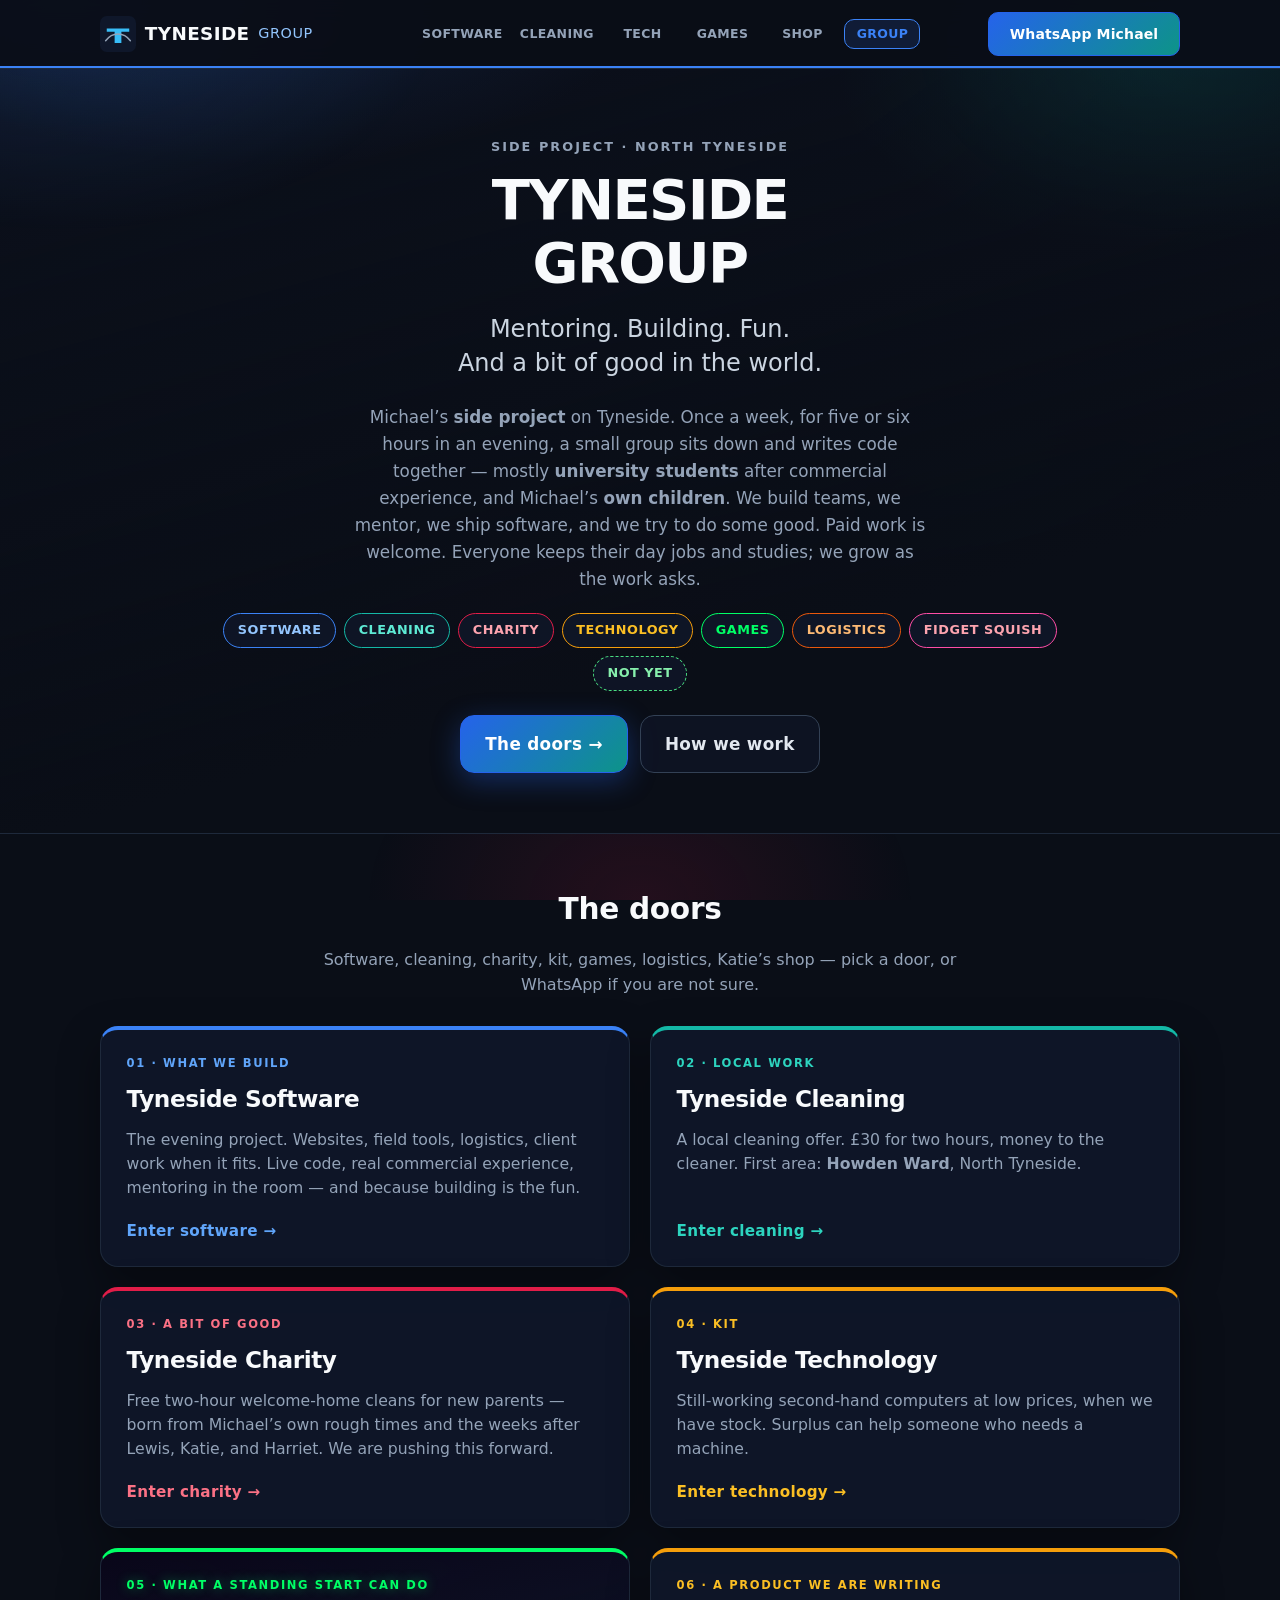
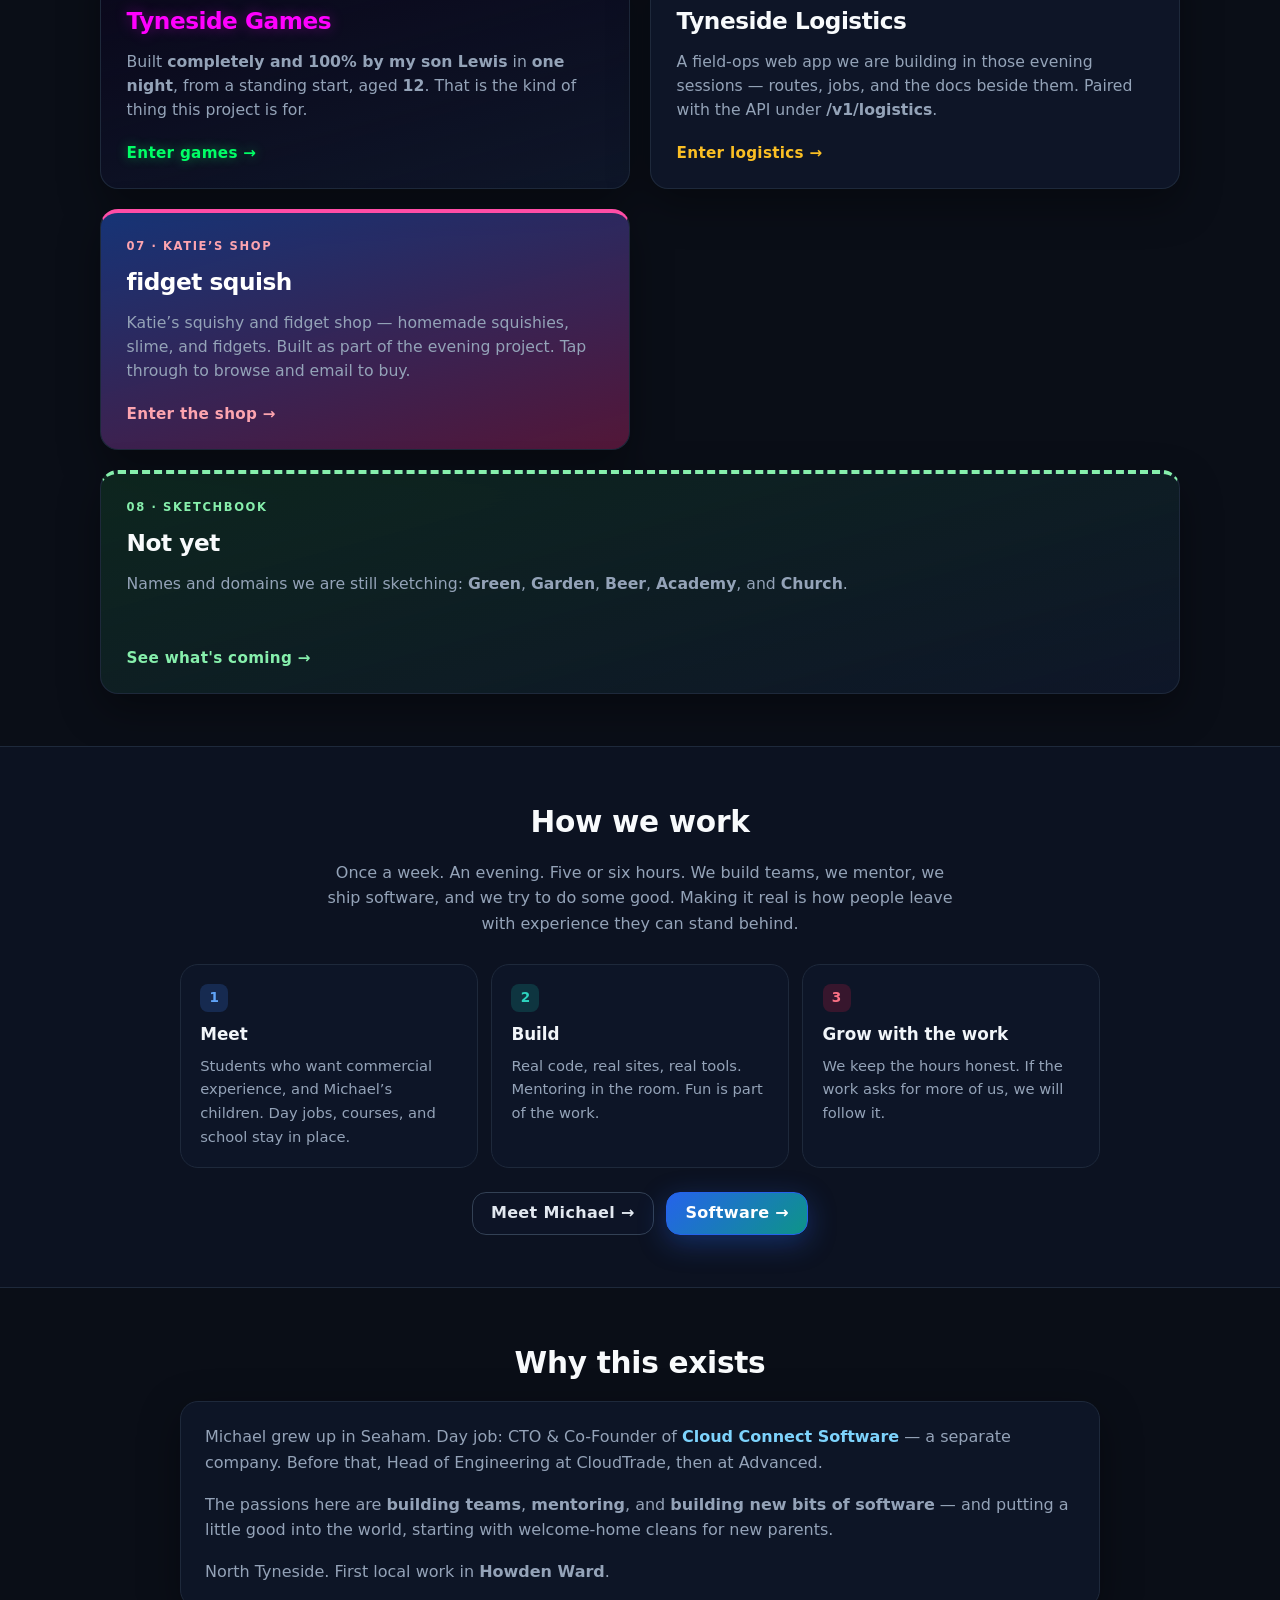
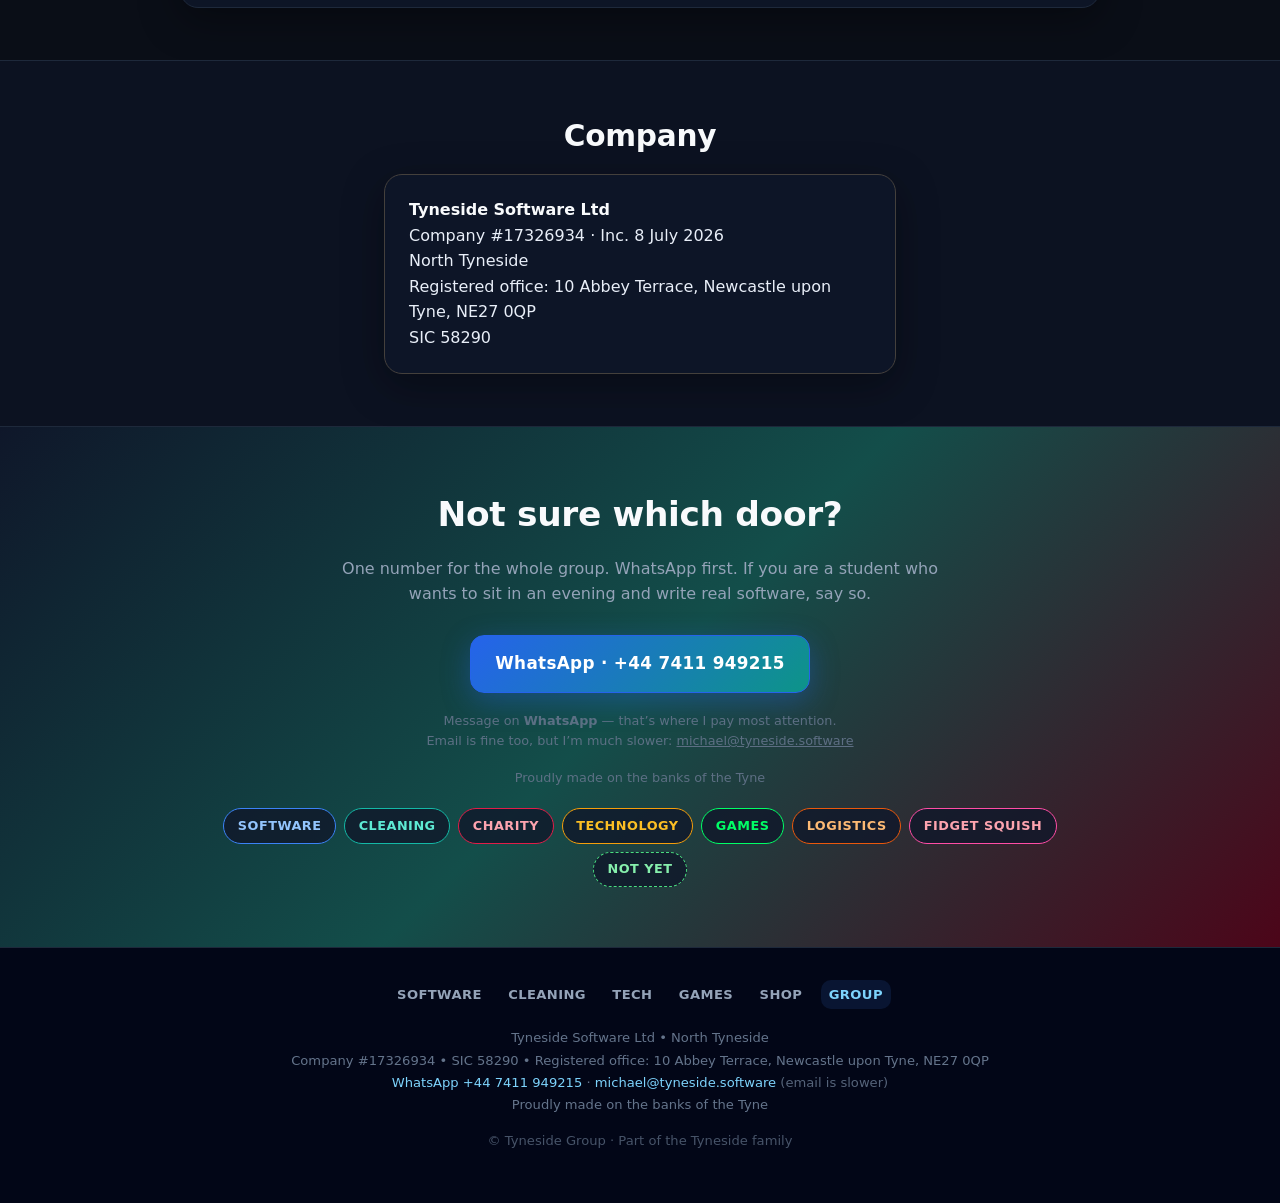
<file: index.html>
<!DOCTYPE html>
<html lang="en">
<head>
  <meta charset="UTF-8">
  <meta name="viewport" content="width=device-width, initial-scale=1.0">
  <title>Tyneside Group · a side project on Tyneside</title>
  <meta name="description" content="Michael&#39;s side project: once a week, an evening of five or six hours, writing code with university students and his children. Mentoring, building, fun — and a bit of good in the world.">
  <link rel="canonical" href="https://tyneside.group/">
  <link rel="icon" href="logo.svg" type="image/svg+xml">
  <link rel="stylesheet" href="layout.css?v=20260919shop">
  <link rel="stylesheet" href="themes.css?v=20260919shop">
</head>
<body class="site theme-group">

<nav class="site-nav" aria-label="Primary">
  <div class="inner">
    <a href="index.html" class="brand-link">
      <img src="logo.svg" width="38" height="38" alt="Tyneside Group">
      <span class="brand-word">TYNESIDE</span>
      <span class="brand-sub">GROUP</span>
    </a>
    <div class="nav-links">
          <a href="https://tyneside.software/"
             class=""
>SOFTWARE</a>
          <a href="https://tyneside.cleaning/"
             class=""
>CLEANING</a>
          <a href="https://tyneside.technology/"
             class=""
>TECH</a>
          <a href="https://tyneside.games/"
             class=""
>GAMES</a>
          <a href="https://hackathon.tyneside.software/katie/"
             class=""
>SHOP</a>
          <a href="https://tyneside.group/"
             class="is-current"
aria-current="page">GROUP</a>
    </div>
    <div class="nav-cta">
        <a class="btn btn-fill" href="https://wa.me/447411949215" rel="noopener" target="_blank">WhatsApp Michael</a>
    </div>
  </div>
</nav>
  <header class="hero">
    <div class="wrap">
      <p class="hero-kicker">Side project · North Tyneside</p>
      <h1>TYNESIDE<br>GROUP</h1>
      <p class="hero-tag">
        Mentoring. Building. Fun.<br>
        And a bit of good in the world.
      </p>
      <p class="hero-lead">
        Michael’s <strong>side project</strong> on Tyneside.
        Once a week, for five or six hours in an evening, a small group sits down and writes code together —
        mostly <strong>university students</strong> after commercial experience, and Michael’s <strong>own children</strong>.
        We build teams, we mentor, we ship software, and we try to do some good.
        Paid work is welcome. Everyone keeps their day jobs and studies; we grow as the work asks.
      </p>
      <div class="portal-strip" aria-label="Jump to a brand">
        <a class="portal-pill pill-software" href="https://tyneside.software/">Software</a>
        <a class="portal-pill pill-cleaning" href="https://tyneside.cleaning/">Cleaning</a>
        <a class="portal-pill pill-charity" href="https://tyneside.charity/">Charity</a>
        <a class="portal-pill pill-technology" href="https://tyneside.technology/">Technology</a>
        <a class="portal-pill pill-games" href="https://tyneside.games/">Games</a>
        <a class="portal-pill pill-logistics" href="https://logistics.tyneside.software/">Logistics</a>
        <a class="portal-pill pill-shop" href="https://hackathon.tyneside.software/katie/">Fidget squish</a>
        <a class="portal-pill pill-next" href="next.html">Not yet</a>
      </div>
      <div class="hero-actions" style="margin-top:1.5rem">
        <a class="btn btn-fill btn-lg" href="#doors">The doors →</a>
        <a class="btn btn-secondary btn-lg" href="#how">How we work</a>
      </div>
    </div>
  </header>

  <section class="section" id="doors">
    <div class="wrap-wide">
      <h2>The doors</h2>
      <p class="lede">
        Software, cleaning, charity, kit, games, logistics, Katie’s shop — pick a door, or WhatsApp if you are not sure.
      </p>

      <div class="portal-grid">
        <a class="portal-card portal-software" href="https://tyneside.software/">
          <div class="portal-card-main">
            <p class="portal-kicker">01 · What we build</p>
            <h3>Tyneside Software</h3>
            <p>
              The evening project. Websites, field tools, logistics, client work when it fits.
              Live code, real commercial experience, mentoring in the room — and because building is the fun.
            </p>
          </div>
          <span class="portal-go">Enter software →</span>
        </a>

        <a class="portal-card portal-cleaning" href="https://tyneside.cleaning/">
          <div class="portal-card-main">
            <p class="portal-kicker">02 · Local work</p>
            <h3>Tyneside Cleaning</h3>
            <p>
              A local cleaning offer. £30 for two hours, money to the cleaner.
              First area: <strong>Howden Ward</strong>, North Tyneside.
            </p>
          </div>
          <span class="portal-go">Enter cleaning →</span>
        </a>

        <a class="portal-card portal-charity" href="https://tyneside.charity/">
          <div class="portal-card-main">
            <p class="portal-kicker">03 · A bit of good</p>
            <h3>Tyneside Charity</h3>
            <p>
              Free two-hour welcome-home cleans for new parents —
              born from Michael’s own rough times and the weeks after
              Lewis, Katie, and Harriet.
              We are pushing this forward.
            </p>
          </div>
          <span class="portal-go">Enter charity →</span>
        </a>

        <a class="portal-card portal-technology" href="https://tyneside.technology/">
          <div class="portal-card-main">
            <p class="portal-kicker">04 · Kit</p>
            <h3>Tyneside Technology</h3>
            <p>
              Still-working second-hand computers at low prices, when we have stock.
              Surplus can help someone who needs a machine.
            </p>
          </div>
          <span class="portal-go">Enter technology →</span>
        </a>

        <a class="portal-card portal-games" href="https://tyneside.games/">
          <div class="portal-card-main">
            <p class="portal-kicker">05 · What a standing start can do</p>
            <h3>Tyneside Games</h3>
            <p>
              Built <strong>completely and 100% by my son Lewis</strong>
              in <strong>one night</strong>, from a standing start, aged <strong>12</strong>.
              That is the kind of thing this project is for.
            </p>
          </div>
          <span class="portal-go">Enter games →</span>
        </a>

        <a class="portal-card portal-logistics" href="https://logistics.tyneside.software/">
          <div class="portal-card-main">
            <p class="portal-kicker">06 · A product we are writing</p>
            <h3>Tyneside Logistics</h3>
            <p>
              A field-ops web app we are building in those evening sessions —
              routes, jobs, and the docs beside them.
              Paired with the API under <strong>/v1/logistics</strong>.
            </p>
          </div>
          <span class="portal-go">Enter logistics →</span>
        </a>

        <a class="portal-card portal-shop" href="https://hackathon.tyneside.software/katie/">
          <div class="portal-card-main">
            <p class="portal-kicker">07 · Katie’s shop</p>
            <h3>fidget squish</h3>
            <p>
              Katie’s squishy and fidget shop — homemade squishies, slime, and fidgets.
              Built as part of the evening project. Tap through to browse and email to buy.
            </p>
          </div>
          <span class="portal-go">Enter the shop →</span>
        </a>

        <article class="portal-card portal-next">
          <div class="portal-card-main">
            <p class="portal-kicker">08 · Sketchbook</p>
            <h3>Not yet</h3>
            <p>
              Names and domains we are still sketching:
              <strong>Green</strong>, <strong>Garden</strong>,
              <strong>Beer</strong>, <strong>Academy</strong>, and <strong>Church</strong>.
            </p>
          </div>
          <a class="portal-go" href="next.html">See what's coming →</a>
        </article>
      </div>
    </div>
  </section>

  <section class="section section-alt" id="how">
    <div class="wrap">
      <h2>How we work</h2>
      <p class="lede">
        Once a week. An evening. Five or six hours.
        We build teams, we mentor, we ship software, and we try to do some good.
        Making it real is how people leave with experience they can stand behind.
      </p>
      <div class="loop-row">
        <div class="loop-step ls-soft">
          <span class="n">1</span>
          <h3>Meet</h3>
          <p>
            Students who want commercial experience, and Michael’s children.
            Day jobs, courses, and school stay in place.
          </p>
        </div>
        <div class="loop-step ls-clean">
          <span class="n">2</span>
          <h3>Build</h3>
          <p>
            Real code, real sites, real tools. Mentoring in the room.
            Fun is part of the work.
          </p>
        </div>
        <div class="loop-step ls-charity">
          <span class="n">3</span>
          <h3>Grow with the work</h3>
          <p>
            We keep the hours honest. If the work asks for more of us, we will follow it.
          </p>
        </div>
      </div>
      <div class="btn-row" style="margin-top:1.5rem">
        <a class="btn btn-secondary" href="https://tyneside.software/about.html">Meet Michael →</a>
        <a class="btn btn-fill" href="https://tyneside.software/">Software →</a>
      </div>
    </div>
  </section>

  <section class="section" id="why">
    <div class="wrap">
      <h2>Why this exists</h2>
      <div class="panel">
        <p style="margin-bottom:1rem">
          Michael grew up in Seaham. Day job: CTO &amp; Co-Founder of
          <a href="https://www.cloudconnectsoftware.com/" rel="noopener" target="_blank">Cloud Connect Software</a>
          — a separate company. Before that, Head of Engineering at CloudTrade,
          then at Advanced.
        </p>
        <p style="margin-bottom:1rem">
          The passions here are
          <strong>building teams</strong>, <strong>mentoring</strong>, and
          <strong>building new bits of software</strong> — and putting a little good into the world,
          starting with welcome-home cleans for new parents.
        </p>
        <p style="margin:0">
          North Tyneside. First local work in <strong>Howden Ward</strong>.
        </p>
      </div>
    </div>
  </section>

  <section class="section section-alt" id="company">
    <div class="wrap center">
      <h2>Company</h2>
      <div class="panel panel-c" style="display:inline-block;text-align:left;max-width:32rem">
        <p style="margin:0;color:var(--text)">
          <strong style="color:var(--heading)">Tyneside Software Ltd</strong><br>
          Company #17326934 · Inc. 8 July 2026<br>
          North Tyneside<br>
          Registered office: 10 Abbey Terrace, Newcastle upon Tyne, NE27 0QP<br>
          SIC 58290
        </p>
      </div>
    </div>
  </section>

  <section class="section-cta" id="contact">
    <div class="wrap">
      <h2>Not sure which door?</h2>
      <p class="lede">
        One number for the whole group. WhatsApp first.
        If you are a student who wants to sit in an evening and write real software, say so.
      </p>
<a class="btn btn-fill btn-lg" href="https://wa.me/447411949215" rel="noopener" target="_blank">
  WhatsApp · +44 7411 949215
</a>
<p class="hero-meta" style="margin-top:1.15rem">
  Message on <strong>WhatsApp</strong> — that’s where I pay most attention.<br>
  Email is fine too, but I’m much slower:
  <a href="mailto:michael@tyneside.software">michael@tyneside.software</a>
</p>      <p class="hero-meta" style="margin-top:1rem">
        Proudly made on the banks of the Tyne
      </p>
      <div class="portal-strip" style="margin-top:1.25rem">
        <a class="portal-pill pill-software" href="https://tyneside.software/">Software</a>
        <a class="portal-pill pill-cleaning" href="https://tyneside.cleaning/">Cleaning</a>
        <a class="portal-pill pill-charity" href="https://tyneside.charity/">Charity</a>
        <a class="portal-pill pill-technology" href="https://tyneside.technology/">Technology</a>
        <a class="portal-pill pill-games" href="https://tyneside.games/">Games</a>
        <a class="portal-pill pill-logistics" href="https://logistics.tyneside.software/">Logistics</a>
        <a class="portal-pill pill-shop" href="https://hackathon.tyneside.software/katie/">Fidget squish</a>
        <a class="portal-pill pill-next" href="next.html">Not yet</a>
      </div>
    </div>
  </section>

<footer class="site-footer">
  <div class="footer-brands">
      <a href="https://tyneside.software/" class="">SOFTWARE</a>
      <a href="https://tyneside.cleaning/" class="">CLEANING</a>
      <a href="https://tyneside.technology/" class="">TECH</a>
      <a href="https://tyneside.games/" class="">GAMES</a>
      <a href="https://hackathon.tyneside.software/katie/" class="">SHOP</a>
      <a href="https://tyneside.group/" class="is-current">GROUP</a>
  </div>
  <p class="legal">
    Tyneside Software Ltd • North Tyneside<br>
    Company #17326934 • SIC 58290 • Registered office: 10 Abbey Terrace, Newcastle upon Tyne, NE27 0QP<br>
    <a href="https://wa.me/447411949215" rel="noopener" target="_blank">WhatsApp +44 7411 949215</a>
    · <a href="mailto:michael@tyneside.software">michael@tyneside.software</a>
    <span style="opacity:0.85">(email is slower)</span><br>
    Proudly made on the banks of the Tyne
  </p>
  <p class="legal" style="margin-top:0.75rem;opacity:0.7">
    &copy; Tyneside Group
 · Part of the Tyneside family  </p>
</footer>
</body>
</html>
</file>
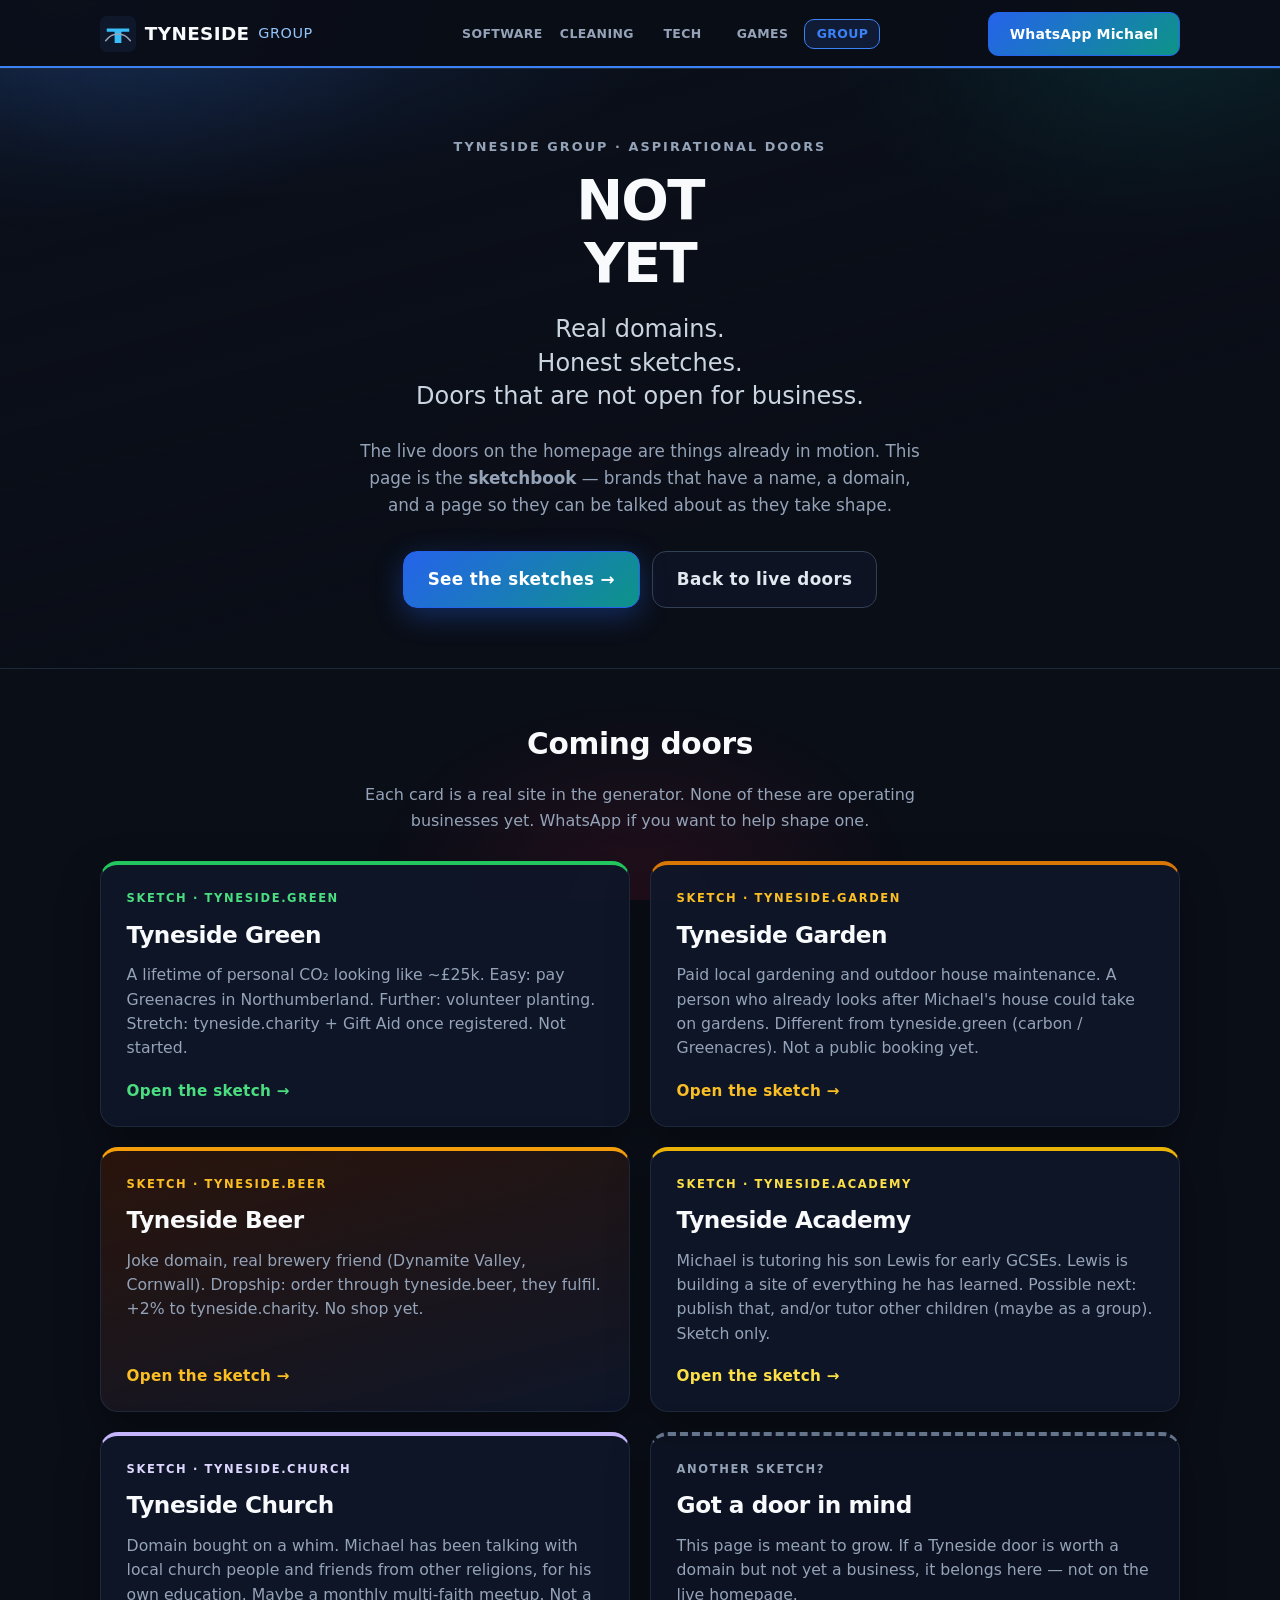
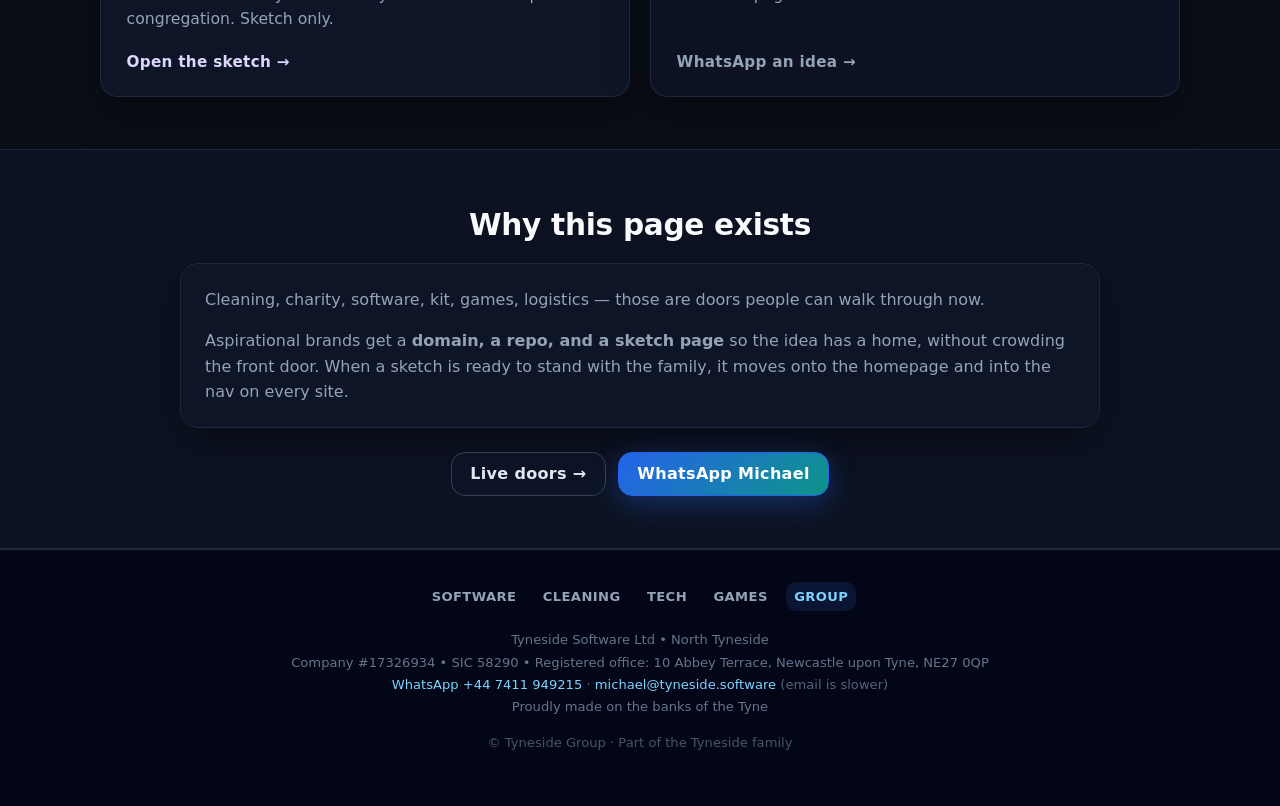
<file: next.html>
<!DOCTYPE html>
<html lang="en">
<head>
  <meta charset="UTF-8">
  <meta name="viewport" content="width=device-width, initial-scale=1.0">
  <title>Not yet · doors still being sketched</title>
  <meta name="description" content="Brands that have a domain and a page, but are not live businesses yet. Starting with Tyneside Green. This is the sketchbook, not the shop floor.">
  <link rel="canonical" href="https://tyneside.group/">
  <link rel="icon" href="logo.svg" type="image/svg+xml">
  <link rel="stylesheet" href="layout.css?v=20260914group">
  <link rel="stylesheet" href="themes.css?v=20260914group">
</head>
<body class="site theme-group">

<nav class="site-nav" aria-label="Primary">
  <div class="inner">
    <a href="index.html" class="brand-link">
      <img src="logo.svg" width="38" height="38" alt="Tyneside Group">
      <span class="brand-word">TYNESIDE</span>
      <span class="brand-sub">GROUP</span>
    </a>
    <div class="nav-links">
          <a href="https://tyneside.software/"
             class=""
>SOFTWARE</a>
          <a href="https://tyneside.cleaning/"
             class=""
>CLEANING</a>
          <a href="https://tyneside.technology/"
             class=""
>TECH</a>
          <a href="https://tyneside.games/"
             class=""
>GAMES</a>
          <a href="https://tyneside.group/"
             class="is-current"
aria-current="page">GROUP</a>
    </div>
    <div class="nav-cta">
        <a class="btn btn-fill" href="https://wa.me/447411949215" rel="noopener" target="_blank">WhatsApp Michael</a>
    </div>
  </div>
</nav>
  <header class="hero">
    <div class="wrap">
      <p class="hero-kicker">Tyneside Group · aspirational doors</p>
      <h1>NOT<br>YET</h1>
      <p class="hero-tag">
        Real domains.<br>
        Honest sketches.<br>
        Doors that are not open for business.
      </p>
      <p class="hero-lead">
        The live doors on the homepage are things already in motion.
        This page is the <strong>sketchbook</strong> — brands that have a name, a domain,
        and a page so they can be talked about as they take shape.
      </p>
      <div class="hero-actions">
        <a class="btn btn-fill btn-lg" href="#doors">See the sketches →</a>
        <a class="btn btn-secondary btn-lg" href="index.html">Back to live doors</a>
      </div>
    </div>
  </header>

  <section class="section" id="doors">
    <div class="wrap-wide">
      <h2>Coming doors</h2>
      <p class="lede">
        Each card is a real site in the generator. None of these are operating businesses yet.
        WhatsApp if you want to help shape one.
      </p>

      <div class="portal-grid">
          <a class="portal-card portal-green" href="https://tyneside.green/">
            <div class="portal-card-main">
              <p class="portal-kicker">Sketch · tyneside.green</p>
              <h3>Tyneside Green</h3>
              <p>A lifetime of personal CO₂ looking like ~£25k. Easy: pay Greenacres in Northumberland. Further: volunteer planting. Stretch: tyneside.charity + Gift Aid once registered. Not started.</p>
            </div>
            <span class="portal-go">Open the sketch →</span>
          </a>
          <a class="portal-card portal-garden" href="https://tyneside.garden/">
            <div class="portal-card-main">
              <p class="portal-kicker">Sketch · tyneside.garden</p>
              <h3>Tyneside Garden</h3>
              <p>Paid local gardening and outdoor house maintenance. A person who already looks after Michael&#39;s house could take on gardens. Different from tyneside.green (carbon / Greenacres). Not a public booking yet.</p>
            </div>
            <span class="portal-go">Open the sketch →</span>
          </a>
          <a class="portal-card portal-beer" href="https://tyneside.beer/">
            <div class="portal-card-main">
              <p class="portal-kicker">Sketch · tyneside.beer</p>
              <h3>Tyneside Beer</h3>
              <p>Joke domain, real brewery friend (Dynamite Valley, Cornwall). Dropship: order through tyneside.beer, they fulfil. +2% to tyneside.charity. No shop yet.</p>
            </div>
            <span class="portal-go">Open the sketch →</span>
          </a>
          <a class="portal-card portal-academy" href="https://tyneside.academy/">
            <div class="portal-card-main">
              <p class="portal-kicker">Sketch · tyneside.academy</p>
              <h3>Tyneside Academy</h3>
              <p>Michael is tutoring his son Lewis for early GCSEs. Lewis is building a site of everything he has learned. Possible next: publish that, and/or tutor other children (maybe as a group). Sketch only.</p>
            </div>
            <span class="portal-go">Open the sketch →</span>
          </a>
          <a class="portal-card portal-church" href="https://tyneside.church/">
            <div class="portal-card-main">
              <p class="portal-kicker">Sketch · tyneside.church</p>
              <h3>Tyneside Church</h3>
              <p>Domain bought on a whim. Michael has been talking with local church people and friends from other religions, for his own education. Maybe a monthly multi-faith meetup. Not a congregation. Sketch only.</p>
            </div>
            <span class="portal-go">Open the sketch →</span>
          </a>

        <div class="portal-card portal-next-empty">
          <div class="portal-card-main">
            <p class="portal-kicker">Another sketch?</p>
            <h3>Got a door in mind</h3>
            <p>
              This page is meant to grow. If a Tyneside door is worth a domain
              but not yet a business, it belongs here — not on the live homepage.
            </p>
          </div>
          <a class="portal-go" href="https://wa.me/447411949215" rel="noopener" target="_blank">WhatsApp an idea →</a>
        </div>
      </div>
    </div>
  </section>

  <section class="section section-alt" id="why">
    <div class="wrap">
      <h2>Why this page exists</h2>
      <div class="panel">
        <p style="margin-bottom:1rem">
          Cleaning, charity, software, kit, games, logistics —
          those are doors people can walk through now.
        </p>
        <p style="margin:0">
          Aspirational brands get a <strong>domain, a repo, and a sketch page</strong>
          so the idea has a home, without crowding the front door.
          When a sketch is ready to stand with the family, it moves onto the homepage
          and into the nav on every site.
        </p>
      </div>
      <div class="btn-row" style="margin-top:1.5rem">
        <a class="btn btn-secondary" href="index.html">Live doors →</a>
        <a class="btn btn-fill" href="https://wa.me/447411949215" rel="noopener" target="_blank">WhatsApp Michael</a>
      </div>
    </div>
  </section>

<footer class="site-footer">
  <div class="footer-brands">
      <a href="https://tyneside.software/" class="">SOFTWARE</a>
      <a href="https://tyneside.cleaning/" class="">CLEANING</a>
      <a href="https://tyneside.technology/" class="">TECH</a>
      <a href="https://tyneside.games/" class="">GAMES</a>
      <a href="https://tyneside.group/" class="is-current">GROUP</a>
  </div>
  <p class="legal">
    Tyneside Software Ltd • North Tyneside<br>
    Company #17326934 • SIC 58290 • Registered office: 10 Abbey Terrace, Newcastle upon Tyne, NE27 0QP<br>
    <a href="https://wa.me/447411949215" rel="noopener" target="_blank">WhatsApp +44 7411 949215</a>
    · <a href="mailto:michael@tyneside.software">michael@tyneside.software</a>
    <span style="opacity:0.85">(email is slower)</span><br>
    Proudly made on the banks of the Tyne
  </p>
  <p class="legal" style="margin-top:0.75rem;opacity:0.7">
    &copy; Tyneside Group
 · Part of the Tyneside family  </p>
</footer>
</body>
</html>
</file>
<file: layout.css>
/* Shared structure — skin comes from theme-*.css variables */

*,
*::before,
*::after {
  box-sizing: border-box;
}

html {
  scroll-behavior: smooth;
}

body.site {
  margin: 0;
  min-height: 100vh;
  font-family: var(--font);
  background: var(--bg);
  color: var(--text);
  line-height: 1.6;
  position: relative;
}

body.site::before {
  content: "";
  pointer-events: none;
  position: fixed;
  inset: 0;
  z-index: 0;
  background: var(--bg-fx, none);
  opacity: var(--bg-fx-opacity, 1);
}

body.site > * {
  position: relative;
  z-index: 1;
}

a {
  color: var(--link);
  text-decoration: none;
}

a:hover {
  color: var(--link-hover);
  text-decoration: underline;
}

.wrap {
  width: min(920px, calc(100% - 2rem));
  margin-inline: auto;
}

.wrap-wide {
  width: min(1080px, calc(100% - 2rem));
  margin-inline: auto;
}

/* —— NAV: rigid 3-column grid (same on every brand, including GROUP) —— */
.site-nav {
  --nav-brand-w: 15.5rem;
  --nav-cta-w: 12rem;
  position: sticky;
  top: 0;
  z-index: 50;
  background: var(--nav-bg);
  border-bottom: 1px solid var(--border);
  backdrop-filter: var(--nav-blur, none);
  box-shadow: inset 0 -2px 0 var(--accent);
}

.site-nav .inner {
  width: min(1080px, calc(100% - 2rem));
  margin: 0 auto;
  display: grid;
  grid-template-columns: var(--nav-brand-w) minmax(0, 1fr) var(--nav-cta-w);
  align-items: center;
  column-gap: 0.75rem;
  min-height: 4.25rem;
  height: 4.25rem;
  padding: 0;
  box-sizing: border-box;
}

.brand-link {
  grid-column: 1;
  display: flex;
  align-items: center;
  gap: 0.55rem;
  width: 100%;
  min-width: 0;
  max-width: var(--nav-brand-w);
  overflow: hidden;
  color: inherit;
  text-decoration: none;
}

.brand-link:hover {
  color: inherit;
  text-decoration: none;
}

.brand-link img {
  height: 2.25rem;
  width: 2.25rem;
  flex-shrink: 0;
  filter: var(--logo-filter, none);
  object-fit: contain;
}

.brand-word {
  font-family: "Segoe UI", system-ui, sans-serif;
  font-weight: 700;
  font-size: 1.15rem;
  letter-spacing: 0.02em;
  color: var(--brand);
  white-space: nowrap;
  flex-shrink: 0;
}

.brand-sub {
  font-family: "Segoe UI", system-ui, sans-serif;
  font-size: 0.9rem;
  font-weight: 500;
  letter-spacing: 0.04em;
  color: var(--brand-muted);
  white-space: nowrap;
  /* Fixed slot so GROUP and SOFTWARE occupy the same width */
  display: inline-block;
  width: 6.5rem;
  flex-shrink: 0;
  overflow: hidden;
  text-overflow: clip;
}

@media (max-width: 640px) {
  .brand-sub {
    display: none;
  }
}

.nav-links {
  grid-column: 2;
  display: none;
  justify-content: center;
  align-items: center;
  flex-wrap: nowrap;
  gap: 0.25rem;
  min-width: 0;
  overflow: hidden;
  font-family: "Segoe UI", system-ui, sans-serif;
  font-size: 0.78rem;
  font-weight: 600;
  letter-spacing: 0.03em;
}

.nav-links a {
  color: var(--muted);
  text-decoration: none;
  padding: 0.28rem 0.4rem;
  border-radius: 8px;
  border: 1px solid transparent;
  white-space: nowrap;
  box-sizing: border-box;
  /* Equal-ish chips so current highlight doesn't reflow the row */
  min-width: 4.75rem;
  text-align: center;
}

.nav-links a:hover {
  color: var(--accent);
  text-decoration: none;
  background: var(--accent-soft);
}

.nav-links a.is-current {
  color: var(--accent);
  border-color: var(--accent);
  background: var(--accent-soft);
}

.nav-cta {
  grid-column: 3;
  width: 100%;
  height: 2.75rem;
  justify-self: stretch;
  align-self: center;
}

.nav-cta .btn,
.nav-cta .btn-fill {
  display: flex !important;
  align-items: center;
  justify-content: center;
  width: 100% !important;
  height: 2.75rem !important;
  min-height: 2.75rem !important;
  max-height: 2.75rem !important;
  box-sizing: border-box !important;
  margin: 0 !important;
  font-family: "Segoe UI", system-ui, sans-serif !important;
  font-size: 0.875rem !important;
  font-weight: 600 !important;
  letter-spacing: 0.01em !important;
  text-transform: none !important;
  border-width: 1px !important;
  border-style: solid !important;
  border-radius: 10px !important;
  padding: 0 0.5rem !important;
  white-space: nowrap !important;
  line-height: 1.2 !important;
  box-shadow: none !important;
  transform: none !important;
}

.nav-cta .btn:hover,
.nav-cta .btn-fill:hover {
  transform: none !important;
}

@media (min-width: 960px) {
  .nav-links {
    display: flex;
  }
}

@media (max-width: 959px) {
  .site-nav .inner {
    grid-template-columns: minmax(0, 1fr) var(--nav-cta-w);
  }

  .brand-link {
    grid-column: 1;
    max-width: none;
  }

  .nav-links {
    display: none;
  }

  .nav-cta {
    grid-column: 2;
  }
}

@media (max-width: 420px) {
  .site-nav {
    --nav-cta-w: 9.5rem;
  }

  .site-nav .inner {
    min-height: 3.85rem;
    height: 3.85rem;
  }

  .nav-cta {
    height: 2.5rem;
  }

  .nav-cta .btn,
  .nav-cta .btn-fill {
    font-size: 0.78rem !important;
    height: 2.5rem !important;
    min-height: 2.5rem !important;
    max-height: 2.5rem !important;
  }
}

.nav-links a {
  color: var(--muted);
  text-decoration: none;
  padding: 0.25rem 0.35rem;
  border-radius: var(--radius-sm);
}

.nav-links a:hover {
  color: var(--accent);
  text-decoration: none;
  background: var(--accent-soft);
}

.btn {
  display: inline-block;
  font-family: inherit;
  font-weight: 600;
  letter-spacing: var(--btn-tracking, 0.02em);
  text-transform: var(--btn-transform, none);
  text-decoration: none !important;
  cursor: pointer;
  border: var(--btn-border);
  color: var(--btn-color);
  background: var(--btn-bg);
  padding: 0.65rem 1.15rem;
  border-radius: var(--radius);
  box-shadow: var(--btn-shadow);
  transition: transform 0.15s, background 0.15s, color 0.15s, box-shadow 0.15s;
}

.btn:hover {
  background: var(--btn-bg-hover);
  color: var(--btn-color-hover);
  border-color: var(--btn-border-hover, currentColor);
  transform: translateY(-1px);
  text-decoration: none !important;
}

.btn-fill {
  border: var(--btn-fill-border);
  color: var(--btn-fill-color);
  background: var(--btn-fill-bg);
  box-shadow: var(--btn-fill-shadow);
}

.btn-fill:hover {
  background: var(--btn-fill-bg-hover);
  color: var(--btn-fill-color-hover);
  border-color: var(--btn-fill-border-hover, transparent);
}

.btn-magenta,
.btn-secondary {
  border: var(--btn-sec-border);
  color: var(--btn-sec-color);
  background: var(--btn-sec-bg);
  box-shadow: var(--btn-sec-shadow, none);
}

.btn-magenta:hover,
.btn-secondary:hover {
  background: var(--btn-sec-bg-hover);
  color: var(--btn-sec-color-hover);
}

.btn-lg {
  padding: 0.9rem 1.5rem;
  font-size: 1.05rem;
}

/* Button pairs — wrap on narrow screens so the second CTA never drops off */
.btn-row {
  display: flex;
  flex-wrap: wrap;
  justify-content: center;
  align-items: stretch;
  gap: 0.75rem;
  margin-top: 1.5rem;
}

.btn-row .btn {
  max-width: 100%;
  text-align: center;
  white-space: normal;
  line-height: 1.3;
}

@media (max-width: 540px) {
  .btn-row {
    flex-direction: column;
    align-items: stretch;
  }

  .btn-row .btn {
    width: 100%;
    box-sizing: border-box;
  }

  /* Hero CTAs stack too — same mobile overflow issue */
  .hero-actions {
    flex-direction: column;
    align-items: stretch;
  }

  .hero-actions .btn {
    width: 100%;
    box-sizing: border-box;
    white-space: normal;
  }
}

/* —— HERO —— */
.hero {
  text-align: center;
  padding: 4.25rem 0 3.75rem;
  background: var(--hero-bg);
  border-bottom: var(--hero-border);
  box-shadow: var(--hero-shadow, none);
  color: var(--hero-text);
}

.hero-kicker {
  margin: 0 0 0.75rem;
  font-size: 0.8rem;
  letter-spacing: 0.16em;
  text-transform: uppercase;
  font-weight: 600;
  color: var(--hero-kicker);
}

.hero h1 {
  margin: 0;
  font-size: clamp(2rem, 6.5vw, 3.5rem);
  letter-spacing: var(--hero-title-tracking, -0.02em);
  line-height: 1.12;
  font-weight: 700;
  color: var(--hero-title);
  text-shadow: var(--hero-title-shadow, none);
}

.hero-tag {
  margin: 1.15rem auto 0;
  font-size: clamp(1.1rem, 2.8vw, 1.5rem);
  font-weight: 400;
  color: var(--hero-tag);
  line-height: 1.4;
}

.hero-lead {
  margin: 1.5rem auto 0;
  max-width: 36rem;
  font-size: 1.05rem;
  color: var(--hero-lead);
}

.hero-actions {
  margin-top: 2rem;
  display: flex;
  flex-wrap: wrap;
  justify-content: center;
  gap: 0.75rem;
}

.hero-meta {
  margin-top: 1.35rem;
  font-size: 0.8rem;
  color: var(--hero-meta);
  opacity: 0.9;
}

.hero-meta a {
  color: inherit;
  text-decoration: underline;
}

/* Quiet CV link on the software homepage — present for crawlers, easy to miss. */
a.quiet-cv {
  opacity: 0.32;
  text-decoration: none;
  font-size: 0.72em;
  letter-spacing: 0.04em;
}
a.quiet-cv:hover,
a.quiet-cv:focus {
  opacity: 0.85;
  text-decoration: underline;
}

.cv-hero h1 {
  letter-spacing: 0.04em;
}

.cv-role {
  padding: 1.15rem 0;
  border-bottom: 1px solid var(--border, rgba(0, 0, 0, 0.12));
}

.cv-role:last-child {
  border-bottom: none;
  padding-bottom: 0;
}

.cv-role-head {
  display: flex;
  flex-wrap: wrap;
  justify-content: space-between;
  gap: 0.35rem 1.25rem;
  align-items: baseline;
}

.cv-role-head h3 {
  margin: 0;
  font-size: 1.1rem;
}

.cv-org {
  margin: 0.2rem 0 0;
  color: var(--muted);
}

.cv-dates {
  margin: 0;
  font-size: 0.88rem;
  color: var(--muted);
  white-space: nowrap;
}

.cv-role ul {
  margin: 0.65rem 0 0;
  padding: 0 0 0 1.15rem;
  color: var(--text);
}

.cv-role li {
  margin: 0.3rem 0;
}

@media print {
  .site-nav,
  .site-footer,
  .nav-cta,
  .hero-actions,
  .btn {
    display: none !important;
  }
  .hero {
    padding-top: 0;
  }
  a[href]::after {
    content: none !important;
  }
}

/* —— SECTIONS —— */
.section {
  padding: 3.25rem 0;
  background: var(--section-bg, transparent);
}

.section-alt {
  background: var(--section-alt-bg);
  border-top: var(--section-alt-border, none);
  border-bottom: var(--section-alt-border, none);
}

.section-cta {
  padding: 3.75rem 0;
  text-align: center;
  background: var(--cta-bg);
  border-top: var(--cta-border, none);
  color: var(--cta-text);
  box-shadow: var(--cta-shadow, none);
}

.section h2,
.section-cta h2 {
  margin: 0 0 0.85rem;
  text-align: center;
  font-size: clamp(1.35rem, 3.5vw, 1.85rem);
  letter-spacing: var(--h2-tracking, -0.01em);
  font-weight: 700;
  color: var(--heading);
  text-transform: var(--h2-transform, none);
}

.section-cta h2 {
  color: var(--cta-heading);
  font-size: clamp(1.5rem, 4vw, 2.15rem);
}

.lede {
  text-align: center;
  max-width: 40rem;
  margin: 0 auto 1.75rem;
  color: var(--muted);
}

.section-cta .lede {
  color: var(--cta-muted);
}

.center {
  text-align: center;
}

/* —— PANELS —— */
.panel {
  background: var(--panel-bg);
  border: var(--panel-border);
  border-radius: var(--radius-lg);
  box-shadow: var(--panel-shadow);
  padding: 1.4rem 1.5rem;
}

.panel-m,
.panel-c {
  /* variants still use panel tokens; themes may override */
}

.panel h3 {
  margin: 0 0 0.55rem;
  font-size: 1.1rem;
  font-weight: 650;
  letter-spacing: 0.01em;
  color: var(--panel-heading);
  text-transform: var(--panel-h-transform, none);
}

.panel p {
  margin: 0;
  color: var(--panel-text);
}

.panel a {
  color: var(--link);
  font-weight: 600;
}

.panel.active {
  background: var(--panel-active-bg);
  border: var(--panel-active-border);
  box-shadow: var(--panel-active-shadow);
}

.panel.active h3 {
  color: var(--panel-active-heading);
}

.panel.active p,
.panel.active a {
  color: var(--panel-active-text);
}

.grid-2 {
  display: grid;
  gap: 1rem;
  grid-template-columns: 1fr;
}

.grid-3 {
  display: grid;
  gap: 1.15rem;
  grid-template-columns: 1fr;
}

@media (min-width: 700px) {
  .grid-2 {
    grid-template-columns: 1fr 1fr;
  }
  .grid-3 {
    grid-template-columns: 1fr 1fr 1fr;
  }
}

.list-neon,
.list-features {
  list-style: none;
  margin: 1.5rem auto 0;
  padding: 0;
  max-width: 34rem;
  display: grid;
  gap: 0.6rem;
  grid-template-columns: 1fr;
  text-align: left;
}

@media (min-width: 560px) {
  .list-neon,
  .list-features {
    grid-template-columns: 1fr 1fr;
  }
}

.list-neon li,
.list-features li {
  border: var(--chip-border);
  background: var(--chip-bg);
  border-radius: var(--radius);
  padding: 0.7rem 0.95rem;
  color: var(--chip-text);
  box-shadow: var(--chip-shadow, none);
}

.list-neon li::before,
.list-features li::before {
  content: var(--chip-bullet, "• ");
  color: var(--accent);
  font-weight: 700;
}

.quote {
  border: var(--quote-border);
  background: var(--quote-bg);
  border-radius: var(--radius-lg);
  box-shadow: var(--quote-shadow);
  padding: 1.6rem 1.75rem;
  font-style: italic;
  font-size: 1.08rem;
  color: var(--quote-text);
  text-align: center;
}

.quote footer {
  margin-top: 1rem;
  font-style: normal;
  font-size: 0.9rem;
  color: var(--quote-cite);
}

.steps {
  list-style: none;
  margin: 0 auto;
  padding: 0;
  max-width: 36rem;
  display: flex;
  flex-direction: column;
  gap: 0.85rem;
}

.steps li {
  display: flex;
  gap: 1rem;
  align-items: flex-start;
  border: var(--step-border);
  background: var(--step-bg);
  border-radius: var(--radius-lg);
  padding: 1rem 1.1rem;
  box-shadow: var(--step-shadow, none);
}

.steps .n {
  flex-shrink: 0;
  width: 2rem;
  height: 2rem;
  display: flex;
  align-items: center;
  justify-content: center;
  border-radius: var(--radius-sm);
  border: var(--step-n-border);
  background: var(--step-n-bg);
  color: var(--step-n-color);
  font-weight: 700;
  font-size: 0.9rem;
}

.steps h3 {
  margin: 0 0 0.2rem;
  color: var(--heading);
  font-size: 1rem;
}

.steps p {
  margin: 0;
  color: var(--muted);
  font-size: 0.95rem;
}

/* games shelf cards */
.game-card {
  display: block;
  text-decoration: none !important;
  color: inherit;
  border: var(--panel-border);
  background: var(--panel-bg);
  border-radius: var(--radius-lg);
  padding: 1.4rem;
  box-shadow: var(--panel-shadow);
  transition: transform 0.15s, box-shadow 0.15s;
}

.game-card:hover {
  transform: translateY(-2px);
  box-shadow: var(--panel-hover-shadow, var(--panel-shadow));
  color: inherit;
  text-decoration: none !important;
}

.game-card .emoji {
  font-size: 2rem;
}

.game-card .status {
  float: right;
  font-size: 0.7rem;
  letter-spacing: 0.08em;
  text-transform: uppercase;
  font-weight: 700;
  color: var(--accent);
  border: 1px solid var(--accent);
  border-radius: 999px;
  padding: 0.2rem 0.5rem;
}

.game-card h3 {
  margin: 0.85rem 0 0.35rem;
  clear: both;
  color: var(--heading);
  font-size: 1.15rem;
}

.game-card p {
  margin: 0;
  color: var(--muted);
  font-size: 0.95rem;
}

.game-card .play {
  margin-top: 0.9rem;
  color: var(--accent);
  font-weight: 700;
}

.empty-shelf {
  border: 2px dashed var(--border);
  background: var(--panel-bg);
  border-radius: var(--radius-lg);
  padding: 2.25rem 1.5rem;
  text-align: center;
  color: var(--muted);
}

.pixel-label {
  font-size: 0.72rem;
  letter-spacing: 0.14em;
  text-transform: uppercase;
  font-weight: 650;
  color: var(--label);
  text-align: center;
  margin-bottom: 0.65rem;
}

/* —— FOOTER —— */
.site-footer {
  border-top: var(--footer-border);
  background: var(--footer-bg);
  padding: 2rem 1rem 2.4rem;
  text-align: center;
  font-size: 0.82rem;
  color: var(--footer-text);
  box-shadow: var(--footer-shadow, none);
}

.footer-brands {
  display: flex;
  flex-wrap: wrap;
  justify-content: center;
  gap: 0.45rem 0.65rem;
  margin: 0 0 1.15rem;
  font-size: 0.82rem;
  font-weight: 600;
  letter-spacing: 0.03em;
}

.footer-brands a {
  color: var(--footer-link);
  text-decoration: none;
  border-radius: var(--radius-sm);
  padding: 0.25rem 0.5rem;
}

.footer-brands a:hover,
.footer-brands a.is-current {
  color: var(--footer-link-active);
  background: var(--footer-link-bg);
  text-decoration: none;
}

.site-footer .legal {
  line-height: 1.7;
}

.blink {
  animation: none;
}

/* —— STORE catalogue grids —— */
.store-subhead {
  margin: 2rem 0 1rem;
  font-size: 1.15rem;
  color: var(--heading);
}

.store-collection-grid {
  display: grid;
  gap: 1rem;
  grid-template-columns: repeat(auto-fill, minmax(160px, 1fr));
}

.store-collection-card {
  display: flex;
  flex-direction: column;
  background: var(--panel-bg);
  border: var(--panel-border);
  border-radius: var(--radius-lg);
  overflow: hidden;
  box-shadow: var(--panel-shadow);
  text-decoration: none !important;
  color: inherit;
  transition: transform 0.15s, box-shadow 0.15s;
}

.store-collection-card:hover {
  transform: translateY(-2px);
  color: inherit;
  text-decoration: none !important;
}

.store-collection-card img {
  width: 100%;
  height: 110px;
  object-fit: cover;
  background: var(--accent-soft);
}

.store-collection-card .title {
  display: block;
  padding: 0.65rem 0.75rem 0.15rem;
  font-weight: 650;
  font-size: 0.92rem;
  color: var(--heading);
}

.store-collection-card .meta {
  display: block;
  padding: 0 0.75rem 0.75rem;
  font-size: 0.78rem;
  color: var(--muted);
}

.store-product-grid {
  display: grid;
  gap: 1.15rem;
  grid-template-columns: repeat(auto-fill, minmax(200px, 1fr));
}

.store-product-card {
  background: var(--panel-bg);
  border: var(--panel-border);
  border-radius: var(--radius-lg);
  box-shadow: var(--panel-shadow);
  padding: 0.85rem;
  display: flex;
  flex-direction: column;
  gap: 0.45rem;
}

.store-product-card .thumb {
  display: block;
  border-radius: var(--radius);
  overflow: hidden;
  background: #f5f5f4;
  aspect-ratio: 1;
}

.store-product-card .thumb img {
  width: 100%;
  height: 100%;
  object-fit: cover;
}

.store-product-card h4 {
  margin: 0;
  font-size: 0.95rem;
  line-height: 1.3;
  color: var(--heading);
  font-weight: 650;
}

.store-product-card .price .customer {
  display: block;
  font-size: 1.15rem;
  font-weight: 700;
  color: var(--heading);
  font-variant-numeric: tabular-nums;
}

.store-product-card .price .split {
  display: block;
  font-size: 0.75rem;
  color: var(--muted);
  margin-top: 0.15rem;
}

.store-product-card .actions {
  margin: 0.35rem 0 0;
}

.store-product-card .actions .btn {
  width: 100%;
  text-align: center;
  font-size: 0.85rem;
  padding: 0.5rem 0.75rem;
}

.store-product-card .badge-out {
  margin: 0;
  font-size: 0.75rem;
  color: var(--label);
}

code {
  font-size: 0.9em;
  background: var(--accent-soft);
  padding: 0.1em 0.35em;
  border-radius: 4px;
}

/* —— DATA TABLES —— */
.table-wrap {
  overflow-x: auto;
  margin: 1.5rem 0;
  border-radius: var(--radius-lg);
  border: var(--panel-border);
  background: var(--panel-bg);
  box-shadow: var(--panel-shadow);
}

.data-table {
  width: 100%;
  border-collapse: collapse;
  font-size: 0.95rem;
  font-family: "Segoe UI", system-ui, sans-serif;
}

.data-table th,
.data-table td {
  padding: 0.75rem 1rem;
  text-align: left;
  border-bottom: 1px solid var(--border);
}

.data-table th {
  font-size: 0.78rem;
  letter-spacing: 0.04em;
  text-transform: uppercase;
  font-weight: 700;
  color: var(--label);
  background: var(--accent-soft);
}

.data-table td {
  color: var(--panel-text);
}

.data-table td.num,
.data-table th.num {
  text-align: right;
  font-variant-numeric: tabular-nums;
  white-space: nowrap;
}

.data-table tbody tr:last-child th,
.data-table tbody tr:last-child td {
  border-bottom: none;
}

.data-table tbody tr:hover td {
  background: var(--accent-soft);
}

.data-table tfoot td {
  font-weight: 700;
  color: var(--heading);
  background: var(--accent-soft);
  border-bottom: none;
}

.stat-row {
  display: grid;
  gap: 1rem;
  grid-template-columns: 1fr;
  margin: 1.5rem 0;
}

@media (min-width: 640px) {
  .stat-row {
    grid-template-columns: repeat(3, 1fr);
  }
}

.stat {
  text-align: center;
  padding: 1.25rem 1rem;
  background: var(--panel-bg);
  border: var(--panel-border);
  border-radius: var(--radius-lg);
  box-shadow: var(--panel-shadow);
}

.stat .value {
  display: block;
  font-size: 1.5rem;
  font-weight: 700;
  color: var(--heading);
  font-family: "Segoe UI", system-ui, sans-serif;
}

.stat .label {
  display: block;
  margin-top: 0.35rem;
  font-size: 0.85rem;
  color: var(--muted);
  font-family: "Segoe UI", system-ui, sans-serif;
}

/* —— THINKPAD / CATALOGUE STORE —— */
.stat-row-4 {
  display: grid;
  gap: 1rem;
  grid-template-columns: 1fr 1fr;
  margin: 1.5rem 0 0;
}

@media (min-width: 700px) {
  .stat-row-4 {
    grid-template-columns: repeat(4, 1fr);
  }
}

.stat.stat-accent {
  background: var(--accent-soft);
  border: 1px solid var(--accent);
  box-shadow: var(--panel-active-shadow, var(--panel-shadow));
}

.stat.stat-accent .value {
  color: var(--accent);
}

a.stat {
  transition: transform 0.15s ease, box-shadow 0.15s ease, border-color 0.15s ease;
  cursor: pointer;
}

a.stat:hover {
  text-decoration: none;
  color: inherit;
  transform: translateY(-2px);
  border-color: var(--accent);
  box-shadow: var(--panel-active-shadow, var(--panel-shadow));
}

a.stat:focus-visible {
  outline: 2px solid var(--accent);
  outline-offset: 3px;
}

.spec-grid {
  display: grid;
  gap: 0.65rem;
  grid-template-columns: repeat(2, 1fr);
  margin-top: 1rem;
}

@media (min-width: 560px) {
  .spec-grid {
    grid-template-columns: repeat(3, 1fr);
  }
}

@media (min-width: 900px) {
  .spec-grid {
    grid-template-columns: repeat(6, 1fr);
  }
}

.spec-chip {
  border: var(--chip-border);
  background: var(--chip-bg);
  border-radius: var(--radius);
  padding: 0.75rem 0.85rem;
  box-shadow: var(--chip-shadow, none);
}

.spec-chip .spec-label {
  display: block;
  font-size: 0.68rem;
  letter-spacing: 0.1em;
  text-transform: uppercase;
  font-weight: 650;
  color: var(--label);
  margin-bottom: 0.25rem;
}

.spec-chip .spec-value {
  display: block;
  font-size: 0.9rem;
  font-weight: 600;
  color: var(--heading);
  line-height: 1.3;
}

.deal-toolbar {
  display: flex;
  flex-wrap: wrap;
  align-items: center;
  gap: 0.5rem;
  margin: 0 0 1rem;
}

.deal-toolbar .filter-btn {
  appearance: none;
  font-family: inherit;
  font-size: 0.82rem;
  font-weight: 650;
  letter-spacing: 0.02em;
  cursor: pointer;
  border: 1px solid var(--border);
  background: var(--panel-bg);
  color: var(--muted);
  border-radius: 999px;
  padding: 0.4rem 0.85rem;
  transition: background 0.15s, color 0.15s, border-color 0.15s;
}

.deal-toolbar .filter-btn:hover {
  color: var(--accent);
  border-color: var(--accent);
  background: var(--accent-soft);
}

.deal-toolbar .filter-btn.active {
  color: var(--btn-fill-color);
  background: var(--btn-fill-bg);
  border-color: var(--accent);
}

.deal-toolbar .sort-select {
  appearance: none;
  font-family: inherit;
  font-size: 0.82rem;
  font-weight: 600;
  color: var(--text);
  background: var(--panel-bg);
  border: 1px solid var(--border);
  border-radius: 999px;
  padding: 0.4rem 2rem 0.4rem 0.85rem;
  cursor: pointer;
  background-image: linear-gradient(45deg, transparent 50%, var(--muted) 50%),
    linear-gradient(135deg, var(--muted) 50%, transparent 50%);
  background-position: calc(100% - 14px) 55%, calc(100% - 9px) 55%;
  background-size: 5px 5px, 5px 5px;
  background-repeat: no-repeat;
}

.deal-toolbar .sort-select:focus {
  outline: 2px solid var(--accent);
  outline-offset: 2px;
}

.deal-count {
  margin: 0 0 1rem;
  font-size: 0.85rem;
  color: var(--muted);
}

.deals-list {
  display: grid;
  gap: 1.15rem;
}

.deal-card {
  display: grid;
  grid-template-columns: 1fr;
  background: var(--panel-bg);
  border: var(--panel-border);
  border-radius: var(--radius-lg);
  box-shadow: var(--panel-shadow);
  overflow: hidden;
  transition: transform 0.15s, box-shadow 0.15s, border-color 0.15s;
}

.deal-card:hover {
  transform: translateY(-2px);
  box-shadow: var(--panel-hover-shadow, var(--panel-shadow));
}

.deal-card.is-best {
  border: var(--panel-active-border);
  box-shadow: var(--panel-active-shadow);
  background: var(--panel-active-bg);
}

.deal-card.is-best .deal-price,
.deal-card.is-best .deal-title,
.deal-card.is-best .deal-side-label {
  color: var(--panel-active-heading);
}

.deal-card.is-best .deal-verdict,
.deal-card.is-best .deal-note,
.deal-card.is-best .deal-seller,
.deal-card.is-best .spec-tag {
  color: var(--panel-active-text);
}

.deal-card.is-best .spec-tag {
  border-color: rgba(255, 255, 255, 0.2);
  background: rgba(0, 0, 0, 0.15);
}

.deal-card.is-best .spec-tag.is-storage {
  border-color: var(--accent);
  color: var(--panel-active-heading);
  background: rgba(0, 0, 0, 0.2);
}

@media (min-width: 800px) {
  .deal-card {
    grid-template-columns: 220px minmax(0, 1fr);
  }
}

.deal-side {
  padding: 1.25rem 1.35rem;
  border-bottom: 1px solid var(--border);
  display: flex;
  flex-direction: column;
  justify-content: space-between;
  gap: 1rem;
  background: rgba(0, 0, 0, 0.08);
}

.deal-card.is-best .deal-side {
  border-bottom-color: rgba(255, 255, 255, 0.12);
  background: rgba(0, 0, 0, 0.15);
}

@media (min-width: 800px) {
  .deal-side {
    border-bottom: none;
    border-right: 1px solid var(--border);
  }

  .deal-card.is-best .deal-side {
    border-right-color: rgba(255, 255, 255, 0.12);
  }
}

.deal-side-top {
  display: flex;
  align-items: flex-start;
  justify-content: space-between;
  gap: 0.5rem;
}

.deal-badge {
  display: inline-block;
  font-size: 0.68rem;
  font-weight: 700;
  letter-spacing: 0.06em;
  text-transform: uppercase;
  border-radius: 999px;
  padding: 0.28rem 0.55rem;
  background: var(--accent);
  color: var(--btn-fill-color);
  border: 1px solid var(--accent);
}

.deal-badge.badge-good {
  background: var(--accent-soft);
  color: var(--accent);
}

.deal-badge.badge-caution {
  background: rgba(245, 158, 11, 0.15);
  color: #fcd34d;
  border-color: rgba(245, 158, 11, 0.4);
}

.deal-badge.badge-skip {
  background: transparent;
  color: var(--muted);
  border-color: var(--border);
}

.deal-compare-label {
  display: flex;
  align-items: center;
  gap: 0.35rem;
  font-size: 0.75rem;
  color: var(--muted);
  cursor: pointer;
  user-select: none;
  white-space: nowrap;
}

.deal-compare-label input {
  accent-color: var(--accent);
  width: 0.95rem;
  height: 0.95rem;
}

.deal-side-label {
  display: block;
  font-size: 0.7rem;
  letter-spacing: 0.1em;
  text-transform: uppercase;
  font-weight: 650;
  color: var(--label);
  margin-bottom: 0.2rem;
}

.deal-price {
  margin: 0;
  font-size: 2.25rem;
  font-weight: 700;
  letter-spacing: -0.03em;
  color: var(--heading);
  font-variant-numeric: tabular-nums;
  line-height: 1.1;
}

.deal-bar {
  margin-top: 0.65rem;
  height: 4px;
  border-radius: 999px;
  background: var(--border);
  overflow: hidden;
}

.deal-bar > span {
  display: block;
  height: 100%;
  border-radius: 999px;
  background: var(--accent);
  transition: width 0.5s ease;
}

.deal-bar.is-mid > span {
  background: var(--muted);
}

.deal-bar.is-high > span {
  background: #6b5b3e;
}

.deal-body {
  padding: 1.25rem 1.35rem 1.4rem;
  display: flex;
  flex-direction: column;
  min-width: 0;
}

.deal-title-row {
  display: flex;
  flex-wrap: wrap;
  align-items: baseline;
  gap: 0.35rem 0.75rem;
  margin-bottom: 0.75rem;
}

.deal-title {
  margin: 0;
  font-size: 1.15rem;
  font-weight: 700;
  color: var(--heading);
}

.deal-seller {
  font-size: 0.88rem;
  color: var(--muted);
}

.deal-specs {
  display: flex;
  flex-wrap: wrap;
  gap: 0.4rem;
  margin-bottom: 0.85rem;
}

.spec-tag {
  display: inline-block;
  font-size: 0.78rem;
  font-weight: 600;
  color: var(--chip-text);
  background: var(--chip-bg);
  border: var(--chip-border);
  border-radius: var(--radius-sm);
  padding: 0.3rem 0.55rem;
}

.spec-tag.is-storage {
  color: var(--accent);
  border-color: var(--accent);
  background: var(--accent-soft);
}

.deal-verdict {
  margin: 0 0 0.35rem;
  color: var(--panel-text);
  font-size: 0.95rem;
  line-height: 1.5;
}

.deal-note {
  margin: 0 0 1rem;
  font-size: 0.8rem;
  color: var(--muted);
}

.deal-actions {
  margin-top: auto;
  display: flex;
  flex-wrap: wrap;
  align-items: center;
  gap: 0.65rem 1rem;
}

.deal-actions .btn {
  font-size: 0.88rem;
  padding: 0.55rem 1rem;
}

.deal-stars {
  font-size: 0.8rem;
  color: var(--muted);
}

.deal-stars .stars {
  color: var(--accent);
  letter-spacing: 0.05em;
}

.price-band {
  position: relative;
}

.price-band.is-hot {
  border-color: var(--accent);
  background: var(--accent-soft);
}

.price-band .band-top {
  display: flex;
  align-items: center;
  justify-content: space-between;
  gap: 0.5rem;
  margin-bottom: 0.45rem;
}

.price-band .band-range {
  font-weight: 700;
  color: var(--accent);
  font-variant-numeric: tabular-nums;
}

.price-band .band-stars {
  color: var(--accent);
  font-size: 0.85rem;
  letter-spacing: 0.04em;
}

.price-meter {
  margin-top: 1.25rem;
}

.price-meter-bar {
  display: flex;
  height: 10px;
  border-radius: 999px;
  overflow: hidden;
  border: 1px solid var(--border);
}

.price-meter-bar .seg {
  flex: 1;
  background: #3d3424;
}

.price-meter-bar .seg.s1 {
  background: var(--accent);
  flex: 1;
}

.price-meter-bar .seg.s2 {
  background: #d97706;
  flex: 1.2;
  opacity: 0.85;
}

.price-meter-bar .seg.s3 {
  background: #6b5b3e;
  flex: 1;
}

.price-meter-bar .seg.s4 {
  background: #2a2418;
  flex: 1;
}

.price-meter-labels {
  display: flex;
  justify-content: space-between;
  margin-top: 0.5rem;
  font-size: 0.72rem;
  color: var(--muted);
  font-variant-numeric: tabular-nums;
}

/* Compare dock + modal */
.compare-dock {
  position: fixed;
  left: 0;
  right: 0;
  bottom: 0;
  z-index: 60;
  padding: 0.85rem 1rem;
  pointer-events: none;
  transform: translateY(120%);
  transition: transform 0.35s cubic-bezier(0.22, 1, 0.36, 1);
}

.compare-dock.visible {
  transform: translateY(0);
}

.compare-dock-inner {
  pointer-events: auto;
  width: min(640px, 100%);
  margin: 0 auto;
  display: flex;
  flex-wrap: wrap;
  align-items: center;
  gap: 0.75rem 1rem;
  padding: 0.9rem 1.1rem;
  background: var(--panel-bg);
  border: var(--panel-active-border, var(--panel-border));
  border-radius: var(--radius-lg);
  box-shadow: 0 12px 40px rgba(0, 0, 0, 0.45);
  backdrop-filter: blur(12px);
}

.compare-dock-text {
  flex: 1;
  min-width: 10rem;
}

.compare-dock-text .small {
  display: block;
  font-size: 0.72rem;
  text-transform: uppercase;
  letter-spacing: 0.08em;
  color: var(--label);
  font-weight: 650;
}

.compare-dock-text .label {
  display: block;
  font-size: 0.92rem;
  font-weight: 650;
  color: var(--heading);
}

.compare-dock-actions {
  display: flex;
  gap: 0.5rem;
}

.compare-dock-actions .btn {
  font-size: 0.85rem;
  padding: 0.5rem 0.9rem;
}

.compare-dock-actions .btn:disabled {
  opacity: 0.4;
  cursor: not-allowed;
  transform: none;
}

.compare-modal {
  position: fixed;
  inset: 0;
  z-index: 70;
  display: none;
}

.compare-modal.open {
  display: block;
}

.compare-modal-backdrop {
  position: absolute;
  inset: 0;
  background: rgba(0, 0, 0, 0.65);
  backdrop-filter: blur(4px);
}

.compare-modal-panel {
  position: absolute;
  left: 50%;
  top: 50%;
  transform: translate(-50%, -50%);
  width: min(860px, calc(100% - 1.5rem));
  max-height: min(85vh, 720px);
  overflow: auto;
  background: var(--panel-bg);
  border: var(--panel-border);
  border-radius: var(--radius-lg);
  box-shadow: 0 24px 60px rgba(0, 0, 0, 0.5);
}

@media (max-width: 560px) {
  .compare-modal-panel {
    left: 0;
    right: 0;
    top: auto;
    bottom: 0;
    transform: none;
    width: 100%;
    max-height: 88vh;
    border-radius: var(--radius-lg) var(--radius-lg) 0 0;
  }
}

.compare-modal-head {
  position: sticky;
  top: 0;
  z-index: 1;
  display: flex;
  align-items: center;
  justify-content: space-between;
  gap: 1rem;
  padding: 1rem 1.25rem;
  background: var(--panel-bg);
  border-bottom: 1px solid var(--border);
}

.compare-modal-head h2 {
  margin: 0;
  font-size: 1.25rem;
  color: var(--heading);
  text-align: left;
}

.compare-modal-close {
  appearance: none;
  width: 2.4rem;
  height: 2.4rem;
  border-radius: var(--radius-sm);
  border: 1px solid var(--border);
  background: transparent;
  color: var(--text);
  font-size: 1.25rem;
  line-height: 1;
  cursor: pointer;
}

.compare-modal-close:hover {
  background: var(--accent-soft);
  color: var(--accent);
  border-color: var(--accent);
}

.compare-modal-body {
  padding: 1rem 1.25rem 1.5rem;
  overflow-x: auto;
}

body.compare-open {
  overflow: hidden;
}

.store-breadcrumb {
  text-align: center;
  margin: 0 0 0.75rem;
  font-size: 0.82rem;
  color: var(--hero-meta);
}

.store-breadcrumb a {
  color: var(--hero-kicker);
  text-decoration: none;
  font-weight: 600;
}

.store-breadcrumb a:hover {
  text-decoration: underline;
}

.buy-now-btn.is-loading,
.btn.is-loading {
  opacity: 0.75;
  cursor: wait;
  pointer-events: none;
}

.deal-actions .buy-now-btn {
  cursor: pointer;
  font-family: inherit;
}

.deal-card.is-oos {
  opacity: 0.72;
}

.deal-card.is-oos:hover {
  transform: none;
}

.deal-card.is-oos .deal-price {
  text-decoration: none;
  opacity: 0.85;
}

.deal-actions .btn:disabled {
  opacity: 0.55;
  cursor: not-allowed;
  transform: none !important;
}

/* —— DONATE / FORMS (charity tracker) —— */
.donate-form {
  margin-top: 0.5rem;
}

.form-row {
  margin-bottom: 0.9rem;
}

.form-label {
  display: block;
  font-size: 0.85rem;
  font-weight: 650;
  color: var(--label);
  margin-bottom: 0.35rem;
  font-family: "Segoe UI", system-ui, sans-serif;
}

.form-input {
  width: 100%;
  max-width: 28rem;
  box-sizing: border-box;
  padding: 0.7rem 0.85rem;
  font: inherit;
  font-size: 1rem;
  color: var(--text);
  background: var(--bg);
  border: 1px solid var(--border);
  border-radius: var(--radius-sm);
}

.form-input:focus {
  outline: 2px solid var(--accent);
  outline-offset: 2px;
  border-color: var(--accent);
}

.form-fieldset {
  border: none;
  margin: 1rem 0 0;
  padding: 0;
}

.form-fieldset .form-label,
.form-fieldset legend.form-label {
  margin-bottom: 0.55rem;
}

.amount-grid {
  display: grid;
  gap: 0.65rem;
  grid-template-columns: 1fr 1fr;
}

@media (min-width: 640px) {
  .amount-grid {
    grid-template-columns: repeat(4, 1fr);
  }
}

.amount-option {
  display: block;
  cursor: pointer;
  margin: 0;
}

.amount-option input {
  position: absolute;
  opacity: 0;
  pointer-events: none;
}

.amount-card {
  display: flex;
  flex-direction: column;
  align-items: center;
  justify-content: center;
  gap: 0.2rem;
  min-height: 4.5rem;
  padding: 0.85rem 0.5rem;
  text-align: center;
  background: var(--bg);
  border: 1px solid var(--border);
  border-radius: var(--radius-sm);
  transition: border-color 0.15s, box-shadow 0.15s, background 0.15s;
}

.amount-value {
  font-size: 1.25rem;
  font-weight: 700;
  color: var(--heading);
  font-family: "Segoe UI", system-ui, sans-serif;
}

.amount-hint {
  font-size: 0.78rem;
  color: var(--muted);
  font-family: "Segoe UI", system-ui, sans-serif;
}

.amount-option input:checked + .amount-card {
  border-color: var(--accent);
  background: var(--accent-soft);
  box-shadow: 0 0 0 1px var(--accent);
}

.amount-option input:focus-visible + .amount-card {
  outline: 2px solid var(--accent);
  outline-offset: 2px;
}

.amount-option:hover .amount-card {
  border-color: var(--accent);
}

.form-status {
  margin-top: 1rem;
  padding: 0.75rem 0.9rem;
  border-radius: var(--radius-sm);
  background: var(--accent-soft);
  border: 1px solid var(--border);
  color: var(--text);
  font-size: 0.95rem;
}

.form-status.is-error {
  background: rgba(225, 29, 72, 0.1);
  border-color: var(--accent);
  color: var(--heading);
}

.donate-ref-box {
  margin-top: 1.15rem;
  padding-top: 1rem;
  border-top: 1px solid var(--border);
}

.donate-ref-text {
  font-family: ui-monospace, "Cascadia Code", Consolas, monospace;
  font-size: 0.95rem;
  padding: 0.75rem 0.9rem;
  background: var(--bg);
  border: 1px dashed var(--border);
  border-radius: var(--radius-sm);
  word-break: break-word;
  margin: 0.5rem 0 0;
}

/* ========== Documentation pages (logistics and reusable) ========== */
.docs-hero {
  padding: 1.75rem 0 1.5rem;
  background: var(--hero-bg, var(--bg));
  border-bottom: var(--hero-border, 1px solid var(--border));
  color: var(--hero-text, var(--text));
}

.docs-hero-top {
  display: flex;
  flex-wrap: wrap;
  align-items: center;
  justify-content: space-between;
  gap: 0.75rem 1rem;
  margin-bottom: 1rem;
}

.docs-breadcrumb {
  margin: 0;
  font-size: 0.88rem;
  color: var(--hero-meta, var(--muted));
  display: flex;
  flex-wrap: wrap;
  align-items: center;
  gap: 0.35rem;
}

.docs-breadcrumb a {
  color: var(--hero-kicker, var(--link));
  font-weight: 600;
  text-decoration: none;
}

.docs-breadcrumb a:hover {
  text-decoration: underline;
  color: var(--link-hover);
}

.docs-bc-sep {
  opacity: 0.45;
  user-select: none;
}

.docs-hero-actions {
  display: flex;
  flex-wrap: wrap;
  gap: 0.5rem;
}

.docs-hero .hero-kicker {
  margin: 0 0 0.45rem;
}

.docs-hero-title {
  margin: 0 0 0.55rem;
  font-size: clamp(1.65rem, 3.6vw, 2.35rem);
  letter-spacing: var(--hero-title-tracking, -0.02em);
  line-height: 1.15;
  color: var(--hero-title, var(--heading));
  font-weight: 750;
  max-width: 28rem;
}

.docs-hero-lead {
  margin: 0;
  max-width: 46rem;
  font-size: 1.05rem;
  line-height: 1.55;
  color: var(--hero-lead, var(--muted));
}

.docs-section {
  padding-top: 1.75rem;
  padding-bottom: 3.5rem;
}

.docs-layout {
  display: grid;
  gap: 1.5rem;
  align-items: start;
}

@media (min-width: 900px) {
  .docs-layout {
    grid-template-columns: 15.5rem minmax(0, 1fr);
    gap: 2rem;
  }
}

.docs-sidebar {
  position: sticky;
  top: 5rem;
}

.docs-sidebar-label {
  margin: 0 0 0.55rem;
  font-size: 0.72rem;
  font-weight: 700;
  letter-spacing: 0.12em;
  text-transform: uppercase;
  color: var(--label);
}

.docs-side-nav {
  display: flex;
  flex-direction: column;
  gap: 0.3rem;
  margin-bottom: 1.15rem;
}

.docs-side-link {
  display: block;
  padding: 0.55rem 0.7rem;
  border-radius: var(--radius-sm);
  border: 1px solid transparent;
  text-decoration: none !important;
  color: var(--text);
  transition: background 0.15s ease, border-color 0.15s ease, box-shadow 0.15s ease;
}

.docs-side-link:hover {
  background: var(--accent-soft);
  border-color: var(--border);
  color: var(--heading);
}

.docs-side-link.is-active {
  background: var(--panel-active-bg, var(--accent-soft));
  border-color: var(--accent);
  box-shadow: var(--panel-active-shadow, none);
  color: var(--panel-active-heading, var(--heading));
}

.docs-side-label {
  display: block;
  font-size: 0.92rem;
  font-weight: 650;
  line-height: 1.25;
}

.docs-side-blurb {
  display: block;
  margin-top: 0.15rem;
  font-size: 0.78rem;
  color: var(--muted);
  line-height: 1.35;
}

.docs-side-link.is-active .docs-side-blurb {
  color: var(--panel-active-text, var(--muted));
  opacity: 0.9;
}

.docs-sidebar-card {
  padding: 0.9rem 0.95rem;
  border-radius: var(--radius);
  background: var(--panel-bg);
  border: var(--panel-border);
  box-shadow: var(--panel-shadow);
}

.docs-sidebar-card-title {
  margin: 0 0 0.4rem;
  font-size: 0.78rem;
  font-weight: 700;
  letter-spacing: 0.08em;
  text-transform: uppercase;
  color: var(--label);
}

.docs-sidebar-card-body {
  margin: 0 0 0.65rem;
  font-size: 0.82rem;
  color: var(--panel-text);
  line-height: 1.5;
}

.docs-sidebar-card-body code {
  font-size: 0.78em;
}

.docs-sidebar-card-link {
  font-size: 0.88rem;
  font-weight: 650;
}

.docs-main {
  min-width: 0;
}

.docs-hub-intro {
  margin-bottom: 1.15rem;
}

.docs-hub-intro .prose > :first-child {
  margin-top: 0;
}

.docs-card-grid {
  display: grid;
  gap: 0.85rem;
  grid-template-columns: 1fr;
}

@media (min-width: 640px) {
  .docs-card-grid {
    grid-template-columns: repeat(2, 1fr);
  }
}

@media (min-width: 1000px) {
  .docs-card-grid {
    grid-template-columns: repeat(3, 1fr);
  }
}

.docs-card {
  display: flex;
  flex-direction: column;
  gap: 0.35rem;
  padding: 1.15rem 1.2rem 1.1rem;
  border-radius: var(--radius-lg);
  background: var(--panel-bg);
  border: var(--panel-border);
  box-shadow: var(--panel-shadow);
  text-decoration: none !important;
  color: inherit;
  transition: transform 0.15s ease, border-color 0.15s ease, box-shadow 0.15s ease;
  min-height: 9.5rem;
}

.docs-card:hover {
  transform: translateY(-2px);
  border-color: var(--accent);
  box-shadow: 0 14px 36px rgba(0, 0, 0, 0.22);
  color: inherit;
}

.docs-card-kicker {
  font-size: 0.72rem;
  font-weight: 700;
  letter-spacing: 0.12em;
  text-transform: uppercase;
  color: var(--label);
}

.docs-card-title {
  margin: 0;
  font-size: 1.15rem;
  color: var(--panel-heading, var(--heading));
  letter-spacing: -0.01em;
}

.docs-card-blurb {
  margin: 0;
  flex: 1;
  font-size: 0.92rem;
  color: var(--panel-text, var(--muted));
  line-height: 1.45;
}

.docs-card-go {
  margin-top: 0.55rem;
  font-size: 0.9rem;
  font-weight: 700;
  color: var(--link);
}

.docs-article {
  padding: 1.35rem 1.4rem 1.6rem;
}

@media (min-width: 700px) {
  .docs-article {
    padding: 1.65rem 1.85rem 1.9rem;
  }
}

.docs-pager {
  margin-top: 1.25rem;
}

.docs-pager-inner {
  display: grid;
  grid-template-columns: 1fr 1fr;
  gap: 0.75rem;
}

.docs-pager-link {
  display: flex;
  flex-direction: column;
  gap: 0.2rem;
  padding: 0.9rem 1rem;
  border-radius: var(--radius);
  background: var(--panel-bg);
  border: var(--panel-border);
  text-decoration: none !important;
  color: inherit;
  transition: border-color 0.15s ease, box-shadow 0.15s ease;
}

.docs-pager-link:hover {
  border-color: var(--accent);
  box-shadow: var(--panel-shadow);
  color: inherit;
}

.docs-pager-link.next {
  text-align: right;
  align-items: flex-end;
}

.docs-pager-dir {
  font-size: 0.72rem;
  font-weight: 700;
  letter-spacing: 0.1em;
  text-transform: uppercase;
  color: var(--label);
}

.docs-pager-name {
  font-size: 1rem;
  font-weight: 650;
  color: var(--heading);
}

/* —— Prose (markdown body) —— */
.prose {
  color: var(--text);
  font-size: 1.02rem;
  line-height: 1.65;
  max-width: 48rem;
}

.docs-article .prose {
  max-width: none;
}

.prose > :first-child {
  margin-top: 0;
}

.prose > :last-child {
  margin-bottom: 0;
}

.prose h1,
.prose h2,
.prose h3,
.prose h4 {
  color: var(--heading);
  line-height: 1.25;
  letter-spacing: -0.015em;
  font-weight: 700;
}

.prose h1 {
  font-size: 1.55rem;
  margin: 0 0 0.85rem;
}

.prose h2 {
  font-size: 1.28rem;
  margin: 2rem 0 0.7rem;
  padding-top: 0.35rem;
  border-top: 1px solid var(--border);
}

.prose h2:first-child {
  border-top: none;
  padding-top: 0;
  margin-top: 0;
}

.prose h3 {
  font-size: 1.08rem;
  margin: 1.45rem 0 0.45rem;
  color: var(--panel-heading, var(--heading));
}

.prose h4 {
  font-size: 0.98rem;
  margin: 1.2rem 0 0.4rem;
}

.prose p {
  margin: 0.7rem 0;
  color: var(--text);
}

.prose .lede,
.prose > p:first-of-type {
  color: var(--muted);
}

.prose a {
  font-weight: 600;
  text-decoration: underline;
  text-decoration-thickness: 1px;
  text-underline-offset: 0.12em;
}

.prose strong {
  color: var(--heading);
  font-weight: 700;
}

.prose em {
  color: var(--text);
}

.prose ul,
.prose ol {
  margin: 0.65rem 0 0.9rem;
  padding-left: 1.3rem;
  color: var(--text);
}

.prose li {
  margin: 0.28rem 0;
  padding-left: 0.15rem;
}

.prose li::marker {
  color: var(--accent);
}

.prose blockquote {
  margin: 1.1rem 0;
  padding: 0.85rem 1rem;
  border-left: 3px solid var(--accent);
  background: var(--accent-soft);
  border-radius: 0 var(--radius-sm) var(--radius-sm) 0;
  color: var(--text);
}

.prose blockquote p {
  margin: 0.35rem 0;
  color: var(--text);
}

.prose hr {
  border: none;
  border-top: 1px solid var(--border);
  margin: 1.75rem 0;
}

.prose code {
  font-family: ui-monospace, "Cascadia Code", "SF Mono", Consolas, monospace;
  font-size: 0.86em;
  padding: 0.12em 0.38em;
  border-radius: 5px;
  background: var(--accent-soft);
  border: 1px solid var(--border);
  color: var(--heading);
}

.prose pre {
  margin: 1rem 0;
  padding: 0.95rem 1.05rem;
  overflow-x: auto;
  border-radius: var(--radius);
  background: rgba(0, 0, 0, 0.28);
  border: 1px solid var(--border);
  box-shadow: inset 0 1px 0 rgba(255, 255, 255, 0.03);
}

.theme-cleaning .prose pre,
.theme-charity .prose pre,
.theme-store .prose pre {
  background: rgba(15, 23, 42, 0.06);
}

.prose pre code {
  padding: 0;
  border: none;
  background: transparent;
  font-size: 0.84rem;
  line-height: 1.5;
  color: var(--text);
}

.prose table {
  width: 100%;
  border-collapse: separate;
  border-spacing: 0;
  margin: 1rem 0 1.25rem;
  font-size: 0.92rem;
  line-height: 1.45;
  overflow: hidden;
  border: 1px solid var(--border);
  border-radius: var(--radius);
  background: var(--bg);
}

.prose thead th {
  text-align: left;
  padding: 0.7rem 0.85rem;
  background: var(--accent-soft);
  color: var(--heading);
  font-size: 0.78rem;
  font-weight: 700;
  letter-spacing: 0.04em;
  text-transform: uppercase;
  border-bottom: 1px solid var(--border);
}

.prose tbody td {
  padding: 0.65rem 0.85rem;
  border-bottom: 1px solid var(--border);
  vertical-align: top;
  color: var(--text);
}

.prose tbody tr:last-child td {
  border-bottom: none;
}

.prose tbody tr:nth-child(even) td {
  background: rgba(255, 255, 255, 0.02);
}

.theme-cleaning .prose tbody tr:nth-child(even) td,
.theme-charity .prose tbody tr:nth-child(even) td {
  background: rgba(0, 0, 0, 0.02);
}

.prose tbody td:first-child {
  font-weight: 600;
  color: var(--heading);
}

.prose table code {
  white-space: normal;
}

/* Wide tables: horizontal scroll without breaking thead */
.prose-table-scroll {
  width: 100%;
  overflow-x: auto;
  -webkit-overflow-scrolling: touch;
  margin: 1rem 0 1.25rem;
  border-radius: var(--radius);
}

.prose-table-scroll > table {
  margin: 0;
}

@media (max-width: 640px) {
  .prose thead th,
  .prose tbody td {
    white-space: nowrap;
  }

  .docs-sidebar {
    position: static;
  }

  .docs-side-nav {
    display: grid;
    grid-template-columns: repeat(2, minmax(0, 1fr));
    gap: 0.4rem;
  }

  .docs-side-blurb {
    display: none;
  }

  .docs-side-link-sub {
    display: none;
  }
}

/* Academy Computer Science course map */
.docs-side-link-sub {
  padding-left: 1.05rem;
}

.docs-side-link-sub .docs-side-label {
  font-size: 0.82rem;
  font-weight: 550;
}

.cs-stat-row {
  margin: 0 0 1.75rem;
}

.cs-paper {
  margin: 0 0 2.25rem;
}

.cs-paper-head {
  margin: 0 0 1rem;
}

.cs-kicker {
  margin: 0 0 0.35rem;
  font-size: 0.72rem;
  font-weight: 700;
  letter-spacing: 0.12em;
  text-transform: uppercase;
  color: var(--label);
}

.cs-paper-head h2 {
  margin: 0 0 0.4rem;
}

.cs-paper-blurb,
.cs-paper-note,
.cs-unit-blurb {
  margin: 0;
  color: var(--muted);
  max-width: 42rem;
}

.cs-paper-note {
  margin-top: 0.55rem;
  font-size: 0.92rem;
}

.cs-unit {
  margin: 1.15rem 0 0;
  padding: 1.1rem 1.15rem 1.2rem;
  border-radius: var(--radius-lg);
  background: var(--panel-bg);
  border: var(--panel-border);
  box-shadow: var(--panel-shadow);
}

.cs-unit-head {
  display: grid;
  grid-template-columns: auto 1fr;
  gap: 0.75rem 1rem;
  align-items: start;
  margin-bottom: 0.9rem;
}

.cs-unit-id {
  margin: 0;
  font-family: ui-monospace, "Cascadia Code", Consolas, monospace;
  font-size: 0.95rem;
  font-weight: 700;
  letter-spacing: 0.04em;
  color: var(--brand);
  padding-top: 0.15rem;
}

.cs-unit-head h3 {
  margin: 0 0 0.25rem;
}

.cs-topic-grid {
  display: grid;
  gap: 0.7rem;
  grid-template-columns: 1fr;
}

@media (min-width: 720px) {
  .cs-topic-grid {
    grid-template-columns: repeat(2, minmax(0, 1fr));
  }
}

.cs-topic {
  padding: 0.85rem 0.95rem 0.95rem;
  border-radius: var(--radius);
  background: var(--bg);
  border: 1px solid var(--border);
}

.cs-topic-top {
  display: flex;
  justify-content: space-between;
  align-items: center;
  gap: 0.5rem;
  margin-bottom: 0.35rem;
}

.cs-topic-id {
  font-family: ui-monospace, "Cascadia Code", Consolas, monospace;
  font-size: 0.75rem;
  font-weight: 700;
  letter-spacing: 0.04em;
  color: var(--label);
}

.cs-topic-status {
  font-size: 0.7rem;
  font-weight: 700;
  letter-spacing: 0.06em;
  text-transform: uppercase;
  color: var(--muted);
  border: 1px solid var(--border);
  border-radius: 999px;
  padding: 0.12rem 0.45rem;
}

.cs-topic-title {
  margin: 0 0 0.3rem;
  font-size: 1rem;
  color: var(--heading);
}

.cs-topic-sketch {
  margin: 0;
  font-size: 0.88rem;
  line-height: 1.45;
  color: var(--muted);
}

.cs-back {
  margin: 1.5rem 0 0;
  font-weight: 650;
}

.cs-unit-go {
  margin: 0.45rem 0 0;
  font-size: 0.9rem;
  font-weight: 650;
}

.cs-unit-head h3 a,
a.cs-topic {
  color: inherit;
  text-decoration: none;
}

a.cs-topic:hover {
  border-color: var(--accent);
  transform: translateY(-1px);
}

.cs-open-banner {
  margin: 1rem 0 0;
  max-width: 46rem;
  font-size: 0.95rem;
  font-weight: 650;
  color: var(--hero-tag, var(--brand));
}

.cs-lesson .prose > :first-child {
  margin-top: 0;
}

.cs-practice {
  margin: 1.5rem 0 0;
}

.cs-exercise {
  margin: 0.85rem 0 0;
  padding: 1rem 1.05rem 1.1rem;
  border-radius: var(--radius);
  background: var(--panel-bg);
  border: var(--panel-border);
  box-shadow: var(--panel-shadow);
}

.cs-exercise-title {
  margin: 0 0 0.45rem;
  font-size: 1.08rem;
  color: var(--heading);
}

.cs-pre {
  white-space: pre-wrap;
  font-size: 0.95rem;
  line-height: 1.5;
  color: var(--text);
  margin: 0 0 0.55rem;
}

.cs-reveal {
  margin: 0.4rem 0 0;
  border: 1px solid var(--border);
  border-radius: var(--radius-sm);
  padding: 0.35rem 0.7rem 0.45rem;
  background: var(--bg);
}

.cs-reveal summary {
  cursor: pointer;
  font-weight: 650;
  color: var(--link);
  padding: 0.2rem 0;
}

.cs-reveal .cs-pre {
  margin: 0.4rem 0 0.2rem;
}

.cs-quiz {
  margin: 0.5rem 0 0;
}

.cs-q {
  margin: 0 0 0.85rem;
  padding: 0.9rem 1rem 1rem;
  border-radius: var(--radius);
  background: var(--panel-bg);
  border: var(--panel-border);
}

.cs-q legend {
  display: flex;
  flex-wrap: wrap;
  align-items: baseline;
  gap: 0.4rem 0.65rem;
  float: none;
  width: 100%;
  margin-bottom: 0.65rem;
  padding: 0;
}

.cs-q-n {
  font-family: ui-monospace, Consolas, monospace;
  font-weight: 700;
  color: var(--brand);
}

.cs-q-prompt {
  font-weight: 650;
  color: var(--heading);
}

.cs-q-options {
  display: grid;
  gap: 0.35rem;
}

.cs-opt,
.cs-short {
  display: flex;
  gap: 0.55rem;
  align-items: flex-start;
  padding: 0.4rem 0.5rem;
  border-radius: var(--radius-sm);
  border: 1px solid transparent;
}

.cs-opt:hover,
.cs-short:hover {
  background: var(--accent-soft);
}

.cs-short input {
  width: 100%;
  font: inherit;
  padding: 0.4rem 0.55rem;
  border: 1px solid var(--border);
  border-radius: var(--radius-sm);
  background: var(--bg);
  color: var(--text);
}

.cs-q-explain {
  margin: 0.7rem 0 0;
  font-size: 0.9rem;
  color: var(--muted);
}

.cs-q.is-right {
  border-color: #3d7a4a;
  box-shadow: 0 0 0 1px rgba(61, 122, 74, 0.25);
}

.cs-q.is-wrong {
  border-color: #b45309;
}

.cs-q.is-revealed {
  border-color: var(--accent);
}

.cs-quiz-actions {
  display: flex;
  flex-wrap: wrap;
  gap: 0.5rem;
  margin-top: 0.75rem;
}

.cs-quiz-score {
  margin: 0.85rem 0 0;
  font-weight: 650;
  color: var(--heading);
}

.visually-hidden {
  position: absolute;
  width: 1px;
  height: 1px;
  padding: 0;
  margin: -1px;
  overflow: hidden;
  clip: rect(0, 0, 0, 0);
  white-space: nowrap;
  border: 0;
}

.cs-mock-bar {
  position: sticky;
  top: 4.5rem;
  z-index: 2;
  margin: 1rem 0 1.15rem;
  padding: 0.75rem 0.95rem;
  border-radius: var(--radius);
  background: var(--panel-bg);
  border: var(--panel-border);
  box-shadow: var(--panel-shadow);
}

.cs-mock-meta {
  display: flex;
  flex-wrap: wrap;
  justify-content: space-between;
  gap: 0.35rem 1rem;
  margin: 0 0 0.45rem;
  font-weight: 650;
}

.cs-mock-timer-opt {
  display: flex;
  gap: 0.5rem;
  align-items: flex-start;
  font-size: 0.92rem;
  color: var(--muted);
}

.cs-mock:not(.is-marked) .cs-q-explain {
  display: none;
}

.cs-mock-results {
  margin: 1rem 0 0;
  padding: 1.1rem 1.15rem 1.2rem;
  border-radius: var(--radius-lg);
  background: var(--panel-bg);
  border: 1px solid var(--accent);
  box-shadow: var(--panel-shadow);
}

.cs-mock-scoreline {
  margin: 0 0 0.5rem;
  font-size: 1.65rem;
  color: var(--heading);
}

.cs-mock-scoreline span {
  font-size: 1.05rem;
  color: var(--muted);
}

.cs-mock-results h3 {
  margin: 1rem 0 0.4rem;
}

.cs-mock-topics {
  margin: 0;
  padding-left: 1.15rem;
}

.cs-mock-topics .is-weak a {
  font-weight: 700;
}

.cs-q-revise {
  display: inline-block;
  margin-left: 0.35rem;
  font-weight: 650;
}

.cs-mock-last {
  margin: 0.35rem 0 0;
  font-size: 0.9rem;
  color: var(--muted);
}

/* —— Academy: prospectus masthead, paper body, lamp gold —— */
.theme-academy {
  --hero-title-shadow: none;
}
.theme-academy .hero h1,
.theme-academy .docs-hero-title,
.theme-academy .section h2,
.theme-academy .section-cta h2 {
  font-family: var(--font-display, Georgia, serif);
  font-weight: 650;
}
.theme-academy .hero h1 {
  font-size: clamp(2.5rem, 8vw, 4.4rem);
  line-height: 0.92;
  letter-spacing: -0.035em;
}
.theme-academy .hero-tag {
  font-family: var(--font-display, Georgia, serif);
  font-style: italic;
  font-size: clamp(1.15rem, 2.6vw, 1.55rem);
}
.theme-academy .hero-lead {
  max-width: 40rem;
}
.theme-academy .hero .btn-secondary {
  border-color: rgba(228, 199, 107, 0.45);
  color: #fbf6ea;
  background: transparent;
}
.theme-academy .hero .btn-secondary:hover {
  background: rgba(201, 162, 39, 0.16);
  color: #fbf6ea;
  border-color: #e4c76b;
}
.theme-academy .hero .btn-fill {
  background: #c9a227;
  border-color: #a16207;
  color: #0f1a2e;
}
.theme-academy .hero .btn-fill:hover {
  background: #dbb43a;
  color: #0f1a2e;
}
.theme-academy .docs-hero .btn-secondary {
  border-color: rgba(228, 199, 107, 0.45);
  color: #fbf6ea;
  background: transparent;
}
.theme-academy .docs-hero .btn-secondary:hover {
  background: rgba(201, 162, 39, 0.16);
  color: #fbf6ea;
  border-color: #e4c76b;
}
.theme-academy .docs-hero .btn-fill {
  background: #c9a227;
  border-color: #a16207;
  color: #0f1a2e;
}
.theme-academy .docs-hero .btn-fill:hover {
  background: #dbb43a;
  color: #0f1a2e;
}
.theme-academy .site-nav {
  box-shadow: inset 0 -2px 0 #c9a227;
}
.theme-academy .nav-links a.is-current {
  color: #0f1a2e;
  border-color: #c9a227;
  background: var(--accent-soft);
}
.theme-academy .section-cta .lede,
.theme-academy .section-cta p {
  color: var(--cta-muted);
}
.theme-academy .section-cta .btn-secondary {
  border-color: rgba(228, 199, 107, 0.4);
  color: #fbf6ea;
}
.theme-academy .section-cta .btn-fill {
  background: #c9a227;
  color: #0f1a2e;
  border-color: #a16207;
}
.theme-academy .site-footer a {
  color: var(--footer-link);
}
.theme-academy .site-footer a:hover,
.theme-academy .site-footer a.is-current {
  color: var(--footer-link-active);
}

.academy-status {
  list-style: none;
  margin: 1.6rem auto 0;
  padding: 0;
  display: grid;
  gap: 0.55rem;
  grid-template-columns: 1fr;
  max-width: 40rem;
  text-align: left;
}
@media (min-width: 640px) {
  .academy-status { grid-template-columns: 1fr 1fr; }
}
.academy-status li {
  display: flex;
  flex-direction: column;
  gap: 0.15rem;
  background: rgba(255, 252, 246, 0.06);
  border: 1px solid rgba(228, 199, 107, 0.22);
  border-radius: 12px;
  padding: 0.75rem 0.9rem 0.85rem;
}
.academy-status span {
  font-size: 0.68rem;
  letter-spacing: 0.12em;
  text-transform: uppercase;
  font-weight: 700;
  color: #e4c76b;
}
.academy-status strong {
  color: #fbf6ea;
  font-weight: 650;
  font-size: 0.95rem;
}

.academy-spot {
  display: grid;
  gap: 1rem;
}
.academy-spot-main {
  padding: 1.6rem 1.65rem 1.7rem;
  background: var(--panel-bg);
  border: 1px solid var(--border);
  border-radius: var(--radius-lg);
  box-shadow: inset 4px 0 0 #c9a227, 0 14px 36px rgba(15, 26, 46, 0.07);
}
.academy-spot-main h3 {
  font-family: var(--font-display, Georgia, serif);
  font-size: clamp(1.45rem, 3vw, 1.9rem);
  margin: 0 0 0.45rem;
  color: var(--heading);
}
.academy-spot-meta {
  display: flex;
  flex-wrap: wrap;
  gap: 0.4rem;
  margin: 1rem 0 0;
}
.academy-chip {
  display: inline-flex;
  align-items: center;
  font-size: 0.78rem;
  font-weight: 650;
  padding: 0.28rem 0.65rem;
  border-radius: 999px;
  border: 1px solid var(--border);
  background: #f7f3ea;
  color: var(--heading);
}
.academy-spot-grid {
  display: grid;
  gap: 0.75rem;
  grid-template-columns: 1fr;
}
@media (min-width: 720px) {
  .academy-spot-grid { grid-template-columns: 1fr 1fr; }
}
.academy-spot-card {
  display: block;
  padding: 1.1rem 1.15rem 1.2rem;
  background: var(--panel-bg);
  border: 1px solid var(--border);
  border-radius: var(--radius-lg);
  color: inherit;
  text-decoration: none;
  min-height: 100%;
  transition: transform 0.15s ease, border-color 0.15s ease, box-shadow 0.15s ease;
}
.academy-spot-card:hover {
  color: inherit;
  text-decoration: none;
  border-color: #c9a227;
  transform: translateY(-2px);
  box-shadow: 0 12px 28px rgba(15, 26, 46, 0.08);
}
.academy-spot-card h3 {
  margin: 0.2rem 0 0.35rem;
  font-size: 1.12rem;
  color: var(--heading);
}
.academy-spot-card p {
  margin: 0;
  color: var(--muted);
  font-size: 0.92rem;
}

.academy-paths {
  display: grid;
  gap: 0.85rem;
  grid-template-columns: 1fr;
}
@media (min-width: 720px) {
  .academy-paths { grid-template-columns: 1fr 1fr; }
}
.academy-path {
  padding: 1.35rem 1.4rem 1.45rem;
  background: var(--panel-bg);
  border: 1px solid var(--border);
  border-radius: var(--radius-lg);
  box-shadow: var(--panel-shadow);
}
.academy-path .n {
  display: block;
  font-size: 0.72rem;
  font-weight: 750;
  letter-spacing: 0.14em;
  color: #c9a227;
  margin-bottom: 0.4rem;
}
.academy-path h3 {
  font-family: var(--font-display, Georgia, serif);
  margin: 0 0 0.45rem;
  color: var(--heading);
}
.academy-path p { margin: 0; color: var(--muted); }
.academy-path p + p { margin-top: 0.75rem; }

.theme-academy .docs-hero-title {
  max-width: 40rem;
  font-size: clamp(1.85rem, 4.2vw, 2.7rem);
}
.theme-academy .cs-open-banner {
  display: inline-block;
  margin-top: 1.1rem;
  padding: 0.55rem 0.85rem;
  border-left: 3px solid #c9a227;
  background: rgba(201, 162, 39, 0.1);
  color: #e8d9a8;
  font-weight: 600;
  border-radius: 0 8px 8px 0;
}
.theme-academy .cs-paper-head h2 {
  font-family: var(--font-display, Georgia, serif);
}
.theme-academy .cs-unit {
  box-shadow: inset 3px 0 0 #c9a227, 0 10px 28px rgba(15, 26, 46, 0.05);
}
.theme-academy .cs-unit-id {
  min-width: 2.6rem;
  padding: 0.28rem 0.45rem;
  border-radius: 8px;
  background: #0f1a2e;
  color: #e4c76b;
  text-align: center;
}
.theme-academy .cs-topic {
  background: #fffdf8;
  transition: transform 0.15s ease, border-color 0.15s ease, box-shadow 0.15s ease;
}
.theme-academy a.cs-topic:hover {
  border-color: #c9a227;
  box-shadow: 0 8px 20px rgba(15, 26, 46, 0.07);
}
.theme-academy .cs-topic-status {
  background: #f4ead0;
  border-color: #e4c76b;
  color: #7c4a03;
}
.theme-academy .cs-lesson {
  padding: 1.6rem 1.7rem 1.85rem;
}
.theme-academy .cs-lesson .prose {
  max-width: 44rem;
  font-size: 1.05rem;
  line-height: 1.7;
}
.theme-academy .prose h2 {
  font-family: var(--font-display, Georgia, serif);
  padding-top: 0.4rem;
  border-top: 1px solid var(--border);
  margin-top: 1.8rem;
}
.theme-academy .cs-lesson .prose h2:first-child {
  border-top: 0;
  padding-top: 0;
  margin-top: 0;
}
.theme-academy .prose thead th {
  background: #0f1a2e;
  color: #fbf6ea;
  border-color: #0f1a2e;
}
.theme-academy .prose tbody tr:nth-child(even) td {
  background: #f7f3ea;
}
.theme-academy .cs-exercise {
  box-shadow: inset 3px 0 0 #1e3a5f, 0 8px 22px rgba(15, 26, 46, 0.05);
}
.theme-academy .cs-opt,
.theme-academy .cs-short {
  border: 1px solid var(--border);
  background: #fffdf8;
  padding: 0.55rem 0.7rem;
}
.theme-academy .cs-opt:hover,
.theme-academy .cs-short:hover {
  border-color: #c9a227;
  background: var(--accent-soft);
}
.theme-academy .cs-opt:has(input:checked) {
  border-color: #c9a227;
  background: var(--accent-soft);
  box-shadow: inset 3px 0 0 #c9a227;
}
.theme-academy .cs-q.is-right {
  border-color: #3d7a4a;
  background: #f3faf4;
}
.theme-academy .cs-q.is-wrong {
  border-color: #b45309;
  background: #fff7ed;
}
.theme-academy .cs-reveal {
  background: #f7f3ea;
}
.theme-academy .cs-mock-bar {
  border-color: #c9a227;
  box-shadow: inset 3px 0 0 #c9a227, 0 8px 22px rgba(15, 26, 46, 0.06);
}
.theme-academy .docs-side-link.is-active {
  background: var(--accent-soft);
  border-color: #c9a227;
}
.theme-academy .docs-sidebar-card {
  background: #fffdf8;
  border: 1px solid var(--border);
  border-radius: var(--radius);
  padding: 0.9rem 1rem;
  box-shadow: inset 3px 0 0 #c9a227;
}
.theme-academy .stat .value {
  font-family: var(--font-display, Georgia, serif);
  color: #0f1a2e;
}
.theme-academy .docs-pager-link {
  border-color: var(--border);
}
.theme-academy .docs-pager-link:hover {
  border-color: #c9a227;
  background: var(--accent-soft);
}
</file>
<file: themes.css>
/* Per-site skins — same layout, different personality */

/* ========== SOFTWARE — product / engineering ========== */
.theme-software {
  color-scheme: dark;
  --font: "Segoe UI", system-ui, -apple-system, sans-serif;
  --bg: #0b1220;
  --bg-fx: radial-gradient(900px 480px at 15% -10%, rgba(59, 130, 246, 0.18), transparent 55%),
    radial-gradient(700px 400px at 100% 0%, rgba(14, 165, 233, 0.1), transparent 45%);
  --text: #e8eef8;
  --muted: #93a4bd;
  --heading: #f0f6ff;
  --brand: #f8fafc;
  --brand-muted: #60a5fa;
  --brand-tracking: 0.01em;
  --accent: #3b82f6;
  --accent-soft: rgba(59, 130, 246, 0.12);
  --link: #7dd3fc;
  --link-hover: #bae6fd;
  --label: #60a5fa;
  --border: #243247;
  --radius: 10px;
  --radius-sm: 8px;
  --radius-lg: 14px;

  --nav-bg: rgba(11, 18, 32, 0.9);
  --nav-border: 1px solid #1e2d45;
  --nav-shadow: 0 1px 0 rgba(255, 255, 255, 0.03);
  --nav-blur: blur(10px);

  --btn-border: 1px solid #3b82f6;
  --btn-color: #dbeafe;
  --btn-bg: transparent;
  --btn-bg-hover: rgba(59, 130, 246, 0.15);
  --btn-color-hover: #fff;
  --btn-shadow: none;
  --btn-fill-border: 1px solid #2563eb;
  --btn-fill-color: #fff;
  --btn-fill-bg: #2563eb;
  --btn-fill-bg-hover: #3b82f6;
  --btn-fill-color-hover: #fff;
  --btn-fill-shadow: 0 8px 24px rgba(37, 99, 235, 0.35);
  --btn-sec-border: 1px solid #475569;
  --btn-sec-color: #e2e8f0;
  --btn-sec-bg: transparent;
  --btn-sec-bg-hover: rgba(148, 163, 184, 0.12);
  --btn-sec-color-hover: #fff;

  --hero-bg: linear-gradient(160deg, #0f1b33 0%, #0b1220 55%, #0a1628 100%);
  --hero-border: 1px solid #1e2d45;
  --hero-text: #e8eef8;
  --hero-kicker: #60a5fa;
  --hero-title: #f8fafc;
  --hero-tag: #93c5fd;
  --hero-lead: #94a3b8;
  --hero-meta: #64748b;
  --hero-title-tracking: -0.03em;

  --section-alt-bg: rgba(15, 27, 51, 0.65);
  --section-alt-border: 1px solid #1e2d45;
  --cta-bg: linear-gradient(180deg, #13233f, #0b1220);
  --cta-border: 1px solid #1e3a5f;
  --cta-text: #e8eef8;
  --cta-heading: #f8fafc;
  --cta-muted: #94a3b8;

  --panel-bg: #111b2e;
  --panel-border: 1px solid #243247;
  --panel-shadow: 0 8px 28px rgba(0, 0, 0, 0.25);
  --panel-heading: #93c5fd;
  --panel-text: #94a3b8;
  --panel-active-bg: #172554;
  --panel-active-border: 1px solid #3b82f6;
  --panel-active-shadow: 0 0 0 1px rgba(59, 130, 246, 0.25), 0 12px 32px rgba(0, 0, 0, 0.3);
  --panel-active-heading: #bfdbfe;
  --panel-active-text: #e2e8f0;

  --chip-bg: #111b2e;
  --chip-border: 1px solid #243247;
  --chip-text: #e2e8f0;
  --chip-bullet: "▹ ";

  --quote-bg: #111b2e;
  --quote-border: 1px solid #334155;
  --quote-shadow: none;
  --quote-text: #cbd5e1;
  --quote-cite: #60a5fa;

  --step-bg: #111b2e;
  --step-border: 1px solid #243247;
  --step-n-bg: #1e3a5f;
  --step-n-border: 1px solid #3b82f6;
  --step-n-color: #93c5fd;

  --footer-bg: #070d18;
  --footer-border: 1px solid #1e2d45;
  --footer-text: #64748b;
  --footer-link: #94a3b8;
  --footer-link-active: #93c5fd;
  --footer-link-bg: rgba(59, 130, 246, 0.12);
}

/* ========== CLEANING — fresh / light / airy ========== */
.theme-cleaning {
  color-scheme: light;
  --font: "Segoe UI", system-ui, -apple-system, sans-serif;
  --bg: #f4fbf9;
  --bg-fx: radial-gradient(800px 420px at 0% 0%, rgba(13, 148, 136, 0.12), transparent 50%),
    radial-gradient(600px 360px at 100% 10%, rgba(45, 212, 191, 0.1), transparent 45%);
  --text: #134e4a;
  --muted: #5b7c78;
  --heading: #0f3d3a;
  --brand: #0f766e;
  --brand-muted: #14b8a6;
  --accent: #0d9488;
  --accent-soft: rgba(13, 148, 136, 0.1);
  --link: #0f766e;
  --link-hover: #115e59;
  --label: #0d9488;
  --border: #cce8e3;
  --radius: 16px;
  --radius-sm: 10px;
  --radius-lg: 20px;

  --nav-bg: rgba(255, 255, 255, 0.92);
  --nav-border: 1px solid #d8efe9;
  --nav-shadow: 0 4px 20px rgba(15, 118, 110, 0.06);
  --nav-blur: blur(10px);
  --logo-filter: none;

  --btn-border: 1px solid #99d5cc;
  --btn-color: #0f766e;
  --btn-bg: #fff;
  --btn-bg-hover: #ecfdf8;
  --btn-color-hover: #115e59;
  --btn-shadow: 0 2px 8px rgba(15, 118, 110, 0.08);
  --btn-fill-border: 1px solid #0d9488;
  --btn-fill-color: #fff;
  --btn-fill-bg: #0d9488;
  --btn-fill-bg-hover: #0f766e;
  --btn-fill-color-hover: #fff;
  --btn-fill-shadow: 0 8px 22px rgba(13, 148, 136, 0.28);
  --btn-sec-border: 1px solid #99d5cc;
  --btn-sec-color: #0f766e;
  --btn-sec-bg: transparent;
  --btn-sec-bg-hover: #ecfdf8;
  --btn-sec-color-hover: #115e59;

  --hero-bg: linear-gradient(165deg, #ffffff 0%, #e8faf6 55%, #d9f5ef 100%);
  --hero-border: 1px solid #cce8e3;
  --hero-text: #134e4a;
  --hero-kicker: #0d9488;
  --hero-title: #0f3d3a;
  --hero-tag: #0f766e;
  --hero-lead: #5b7c78;
  --hero-meta: #7a9b96;
  --hero-title-tracking: -0.02em;

  --section-alt-bg: #eef9f6;
  --section-alt-border: 1px solid #d8efe9;
  --cta-bg: linear-gradient(180deg, #0f766e, #0d9488);
  --cta-text: #ecfdf8;
  --cta-heading: #fff;
  --cta-muted: rgba(236, 253, 248, 0.88);

  --panel-bg: #ffffff;
  --panel-border: 1px solid #d8efe9;
  --panel-shadow: 0 10px 30px rgba(15, 118, 110, 0.07);
  --panel-heading: #0f766e;
  --panel-text: #5b7c78;
  --panel-active-bg: #0f766e;
  --panel-active-border: 1px solid #0f766e;
  --panel-active-shadow: 0 12px 32px rgba(15, 118, 110, 0.25);
  --panel-active-heading: #fff;
  --panel-active-text: #ccfbf1;

  --chip-bg: #fff;
  --chip-border: 1px solid #d8efe9;
  --chip-text: #134e4a;
  --chip-bullet: "✓ ";
  --chip-shadow: 0 2px 8px rgba(15, 118, 110, 0.05);

  --quote-bg: #fff;
  --quote-border: 1px solid #d8efe9;
  --quote-shadow: 0 8px 24px rgba(15, 118, 110, 0.06);
  --quote-text: #3d5c58;
  --quote-cite: #0d9488;

  --step-bg: #fff;
  --step-border: 1px solid #d8efe9;
  --step-n-bg: #ccfbf1;
  --step-n-border: 1px solid #5eead4;
  --step-n-color: #0f766e;

  --footer-bg: #0f3d3a;
  --footer-border: none;
  --footer-text: #99c2bc;
  --footer-link: #99c2bc;
  --footer-link-active: #5eead4;
  --footer-link-bg: rgba(94, 234, 212, 0.12);
}

/* ========== CHARITY — warm / human / soft ========== */
.theme-charity {
  color-scheme: light;
  --font: Georgia, "Times New Roman", serif;
  --bg: #fff8f3;
  --bg-fx: radial-gradient(700px 400px at 10% 0%, rgba(251, 113, 133, 0.12), transparent 50%),
    radial-gradient(600px 360px at 100% 0%, rgba(251, 191, 36, 0.1), transparent 45%);
  --text: #3f2a2a;
  --muted: #7a5c5c;
  --heading: #5c2a2a;
  --brand: #9f1239;
  --brand-muted: #e11d48;
  --accent: #e11d48;
  --accent-soft: rgba(225, 29, 72, 0.08);
  --link: #be123c;
  --link-hover: #9f1239;
  --label: #e11d48;
  --border: #f3d4d0;
  --radius: 18px;
  --radius-sm: 12px;
  --radius-lg: 22px;

  --nav-bg: rgba(255, 252, 249, 0.95);
  --nav-border: 1px solid #f3d4d0;
  --nav-shadow: 0 4px 18px rgba(159, 18, 57, 0.06);
  --nav-blur: blur(8px);

  --btn-border: 1px solid #f0b4b4;
  --btn-color: #9f1239;
  --btn-bg: #fff;
  --btn-bg-hover: #fff1f2;
  --btn-color-hover: #881337;
  --btn-shadow: 0 2px 10px rgba(159, 18, 57, 0.06);
  --btn-fill-border: 1px solid #e11d48;
  --btn-fill-color: #fff;
  --btn-fill-bg: #e11d48;
  --btn-fill-bg-hover: #be123c;
  --btn-fill-color-hover: #fff;
  --btn-fill-shadow: 0 8px 24px rgba(225, 29, 72, 0.25);
  --btn-sec-border: 1px solid #f0b4b4;
  --btn-sec-color: #9f1239;
  --btn-sec-bg: transparent;
  --btn-sec-bg-hover: #fff1f2;
  --btn-sec-color-hover: #881337;

  --hero-bg: linear-gradient(165deg, #fffefb 0%, #fff1f2 50%, #ffe4e6 100%);
  --hero-border: 1px solid #f3d4d0;
  --hero-text: #3f2a2a;
  --hero-kicker: #e11d48;
  --hero-title: #881337;
  --hero-tag: #9f1239;
  --hero-lead: #7a5c5c;
  --hero-meta: #a88;
  --hero-title-tracking: -0.01em;

  --section-alt-bg: #fff1ee;
  --section-alt-border: 1px solid #f3d4d0;
  --cta-bg: linear-gradient(180deg, #9f1239, #e11d48);
  --cta-text: #fff5f5;
  --cta-heading: #fff;
  --cta-muted: rgba(255, 245, 245, 0.9);

  --panel-bg: #fffefb;
  --panel-border: 1px solid #f3d4d0;
  --panel-shadow: 0 10px 28px rgba(159, 18, 57, 0.07);
  --panel-heading: #9f1239;
  --panel-text: #7a5c5c;
  --panel-active-bg: #9f1239;
  --panel-active-border: 1px solid #9f1239;
  --panel-active-shadow: 0 12px 30px rgba(159, 18, 57, 0.22);
  --panel-active-heading: #fff;
  --panel-active-text: #fecdd3;

  --chip-bg: #fffefb;
  --chip-border: 1px solid #f3d4d0;
  --chip-text: #3f2a2a;
  --chip-bullet: "♥ ";

  --quote-bg: #fffefb;
  --quote-border: 1px solid #f3d4d0;
  --quote-shadow: 0 8px 22px rgba(159, 18, 57, 0.06);
  --quote-text: #5c3a3a;
  --quote-cite: #e11d48;

  --step-bg: #fffefb;
  --step-border: 1px solid #f3d4d0;
  --step-n-bg: #ffe4e6;
  --step-n-border: 1px solid #fda4af;
  --step-n-color: #9f1239;

  --footer-bg: #4c0519;
  --footer-border: none;
  --footer-text: #e7b0bc;
  --footer-link: #e7b0bc;
  --footer-link-active: #fecdd3;
  --footer-link-bg: rgba(254, 205, 211, 0.12);
}

.theme-charity .brand-word,
.theme-charity .brand-sub,
.theme-charity .btn,
.theme-charity .nav-links,
.theme-charity .hero-kicker,
.theme-charity .list-features,
.theme-charity .list-neon,
.theme-charity .steps .n,
.theme-charity .footer-brands,
.theme-charity .pixel-label {
  font-family: "Segoe UI", system-ui, sans-serif;
}

/* ========== TECHNOLOGY — recycled kit / amber circuit ========== */
.theme-technology {
  color-scheme: dark;
  --font: "Segoe UI", system-ui, -apple-system, sans-serif;
  --bg: #12100c;
  --bg-fx:
    radial-gradient(800px 440px at 10% -5%, rgba(245, 158, 11, 0.16), transparent 55%),
    radial-gradient(600px 380px at 100% 10%, rgba(217, 119, 6, 0.1), transparent 50%);
  --text: #f5f0e6;
  --muted: #b8a88c;
  --heading: #fff8eb;
  --brand: #fde68a;
  --brand-muted: #fbbf24;
  --accent: #f59e0b;
  --accent-soft: rgba(245, 158, 11, 0.14);
  --link: #fcd34d;
  --link-hover: #fde68a;
  --label: #fbbf24;
  --border: #3d3424;
  --radius: 10px;
  --radius-sm: 8px;
  --radius-lg: 14px;

  --nav-bg: rgba(18, 16, 12, 0.92);
  --nav-border: 1px solid #3d3424;
  --nav-shadow: 0 4px 20px rgba(0, 0, 0, 0.35);
  --nav-blur: blur(10px);

  --btn-border: 1px solid #f59e0b;
  --btn-color: #fde68a;
  --btn-bg: transparent;
  --btn-bg-hover: rgba(245, 158, 11, 0.15);
  --btn-color-hover: #fff;
  --btn-shadow: none;
  --btn-fill-border: 1px solid #d97706;
  --btn-fill-color: #1c1410;
  --btn-fill-bg: #f59e0b;
  --btn-fill-bg-hover: #fbbf24;
  --btn-fill-color-hover: #1c1410;
  --btn-fill-shadow: 0 8px 24px rgba(245, 158, 11, 0.3);
  --btn-sec-border: 1px solid #6b5b3e;
  --btn-sec-color: #f5f0e6;
  --btn-sec-bg: transparent;
  --btn-sec-bg-hover: rgba(245, 158, 11, 0.1);
  --btn-sec-color-hover: #fff;

  --hero-bg: linear-gradient(165deg, #1c1812 0%, #12100c 55%, #0f0d0a 100%);
  --hero-border: 1px solid #3d3424;
  --hero-text: #f5f0e6;
  --hero-kicker: #fbbf24;
  --hero-title: #fffbeb;
  --hero-tag: #fcd34d;
  --hero-lead: #b8a88c;
  --hero-meta: #8a7a60;
  --hero-title-tracking: -0.03em;

  --section-alt-bg: rgba(28, 24, 18, 0.7);
  --section-alt-border: 1px solid #3d3424;
  --cta-bg: linear-gradient(180deg, #2a2114, #12100c);
  --cta-border: 1px solid #5c4a28;
  --cta-text: #f5f0e6;
  --cta-heading: #fffbeb;
  --cta-muted: #b8a88c;

  --panel-bg: #1a1610;
  --panel-border: 1px solid #3d3424;
  --panel-shadow: 0 8px 28px rgba(0, 0, 0, 0.3);
  --panel-heading: #fcd34d;
  --panel-text: #b8a88c;
  --panel-active-bg: #292015;
  --panel-active-border: 1px solid #f59e0b;
  --panel-active-shadow: 0 0 0 1px rgba(245, 158, 11, 0.25), 0 12px 32px rgba(0, 0, 0, 0.35);
  --panel-active-heading: #fde68a;
  --panel-active-text: #f5f0e6;

  --chip-bg: #1a1610;
  --chip-border: 1px solid #3d3424;
  --chip-text: #f5f0e6;
  --chip-bullet: "▸ ";

  --quote-bg: #1a1610;
  --quote-border: 1px solid #3d3424;
  --quote-shadow: none;
  --quote-text: #d6cbb5;
  --quote-cite: #fbbf24;

  --step-bg: #1a1610;
  --step-border: 1px solid #3d3424;
  --step-n-bg: #3d2e12;
  --step-n-border: 1px solid #f59e0b;
  --step-n-color: #fcd34d;

  --footer-bg: #0a0907;
  --footer-border: 1px solid #3d3424;
  --footer-text: #8a7a60;
  --footer-link: #b8a88c;
  --footer-link-active: #fcd34d;
  --footer-link-bg: rgba(245, 158, 11, 0.12);
}

.theme-technology .panel-m {
  border-color: #5c4a28;
}
.theme-technology .panel-c {
  border-color: #f59e0b;
  box-shadow: 0 0 0 1px rgba(245, 158, 11, 0.12), 0 8px 28px rgba(0, 0, 0, 0.3);
}

/* ========== LOGISTICS — routes / field ops / amber on slate ========== */
.theme-logistics {
  color-scheme: dark;
  --font: "Segoe UI", system-ui, -apple-system, sans-serif;
  --bg: #0c1219;
  --bg-fx: radial-gradient(900px 480px at 12% -10%, rgba(245, 158, 11, 0.16), transparent 55%),
    radial-gradient(700px 400px at 100% 0%, rgba(14, 165, 233, 0.08), transparent 45%);
  --text: #e8eef4;
  --muted: #94a3b8;
  --heading: #f8fafc;
  --brand: #f8fafc;
  --brand-muted: #fbbf24;
  --brand-tracking: 0.02em;
  --accent: #f59e0b;
  --accent-soft: rgba(245, 158, 11, 0.14);
  --link: #fcd34d;
  --link-hover: #fde68a;
  --label: #fbbf24;
  --border: #2a3544;
  --radius: 10px;
  --radius-sm: 8px;
  --radius-lg: 14px;

  --nav-bg: rgba(12, 18, 25, 0.92);
  --nav-border: 1px solid #243041;
  --nav-shadow: 0 1px 0 rgba(255, 255, 255, 0.03);
  --nav-blur: blur(10px);

  --btn-border: 1px solid #f59e0b;
  --btn-color: #fde68a;
  --btn-bg: transparent;
  --btn-bg-hover: rgba(245, 158, 11, 0.14);
  --btn-color-hover: #fff;
  --btn-shadow: none;
  --btn-fill-border: 1px solid #d97706;
  --btn-fill-color: #0c1219;
  --btn-fill-bg: #f59e0b;
  --btn-fill-bg-hover: #fbbf24;
  --btn-fill-color-hover: #0c1219;
  --btn-fill-shadow: 0 8px 24px rgba(245, 158, 11, 0.3);
  --btn-sec-border: 1px solid #475569;
  --btn-sec-color: #e2e8f0;
  --btn-sec-bg: transparent;
  --btn-sec-bg-hover: rgba(148, 163, 184, 0.12);
  --btn-sec-color-hover: #fff;

  --hero-bg: linear-gradient(160deg, #1a1408 0%, #0c1219 50%, #0a1620 100%);
  --hero-border: 1px solid #2a3544;
  --hero-text: #e8eef4;
  --hero-kicker: #fbbf24;
  --hero-title: #f8fafc;
  --hero-tag: #fcd34d;
  --hero-lead: #94a3b8;
  --hero-meta: #64748b;
  --hero-title-tracking: -0.03em;

  --section-alt-bg: rgba(26, 20, 8, 0.55);
  --section-alt-border: 1px solid #2a3544;
  --cta-bg: linear-gradient(180deg, #1c1508, #0c1219);
  --cta-border: 1px solid #3d2e12;
  --cta-text: #e8eef4;
  --cta-heading: #f8fafc;
  --cta-muted: #94a3b8;

  --panel-bg: #121a24;
  --panel-border: 1px solid #2a3544;
  --panel-shadow: 0 8px 28px rgba(0, 0, 0, 0.28);
  --panel-heading: #fcd34d;
  --panel-text: #94a3b8;
  --panel-active-bg: #1c1508;
  --panel-active-border: 1px solid #f59e0b;
  --panel-active-shadow: 0 0 0 1px rgba(245, 158, 11, 0.22), 0 12px 32px rgba(0, 0, 0, 0.3);
  --panel-active-heading: #fde68a;
  --panel-active-text: #e2e8f0;

  --chip-bg: #121a24;
  --chip-border: 1px solid #2a3544;
  --chip-text: #e2e8f0;

  --quote-bg: #121a24;
  --quote-border: 1px solid #2a3544;
  --quote-shadow: 0 8px 24px rgba(0, 0, 0, 0.25);
  --quote-text: #cbd5e1;
  --quote-cite: #fbbf24;

  --step-bg: #121a24;
  --step-border: 1px solid #2a3544;
  --step-n-bg: #3d2e12;
  --step-n-border: 1px solid #f59e0b;
  --step-n-color: #fcd34d;

  --footer-bg: #080c12;
  --footer-border: 1px solid #2a3544;
  --footer-text: #7a8699;
  --footer-link: #a8b4c4;
  --footer-link-active: #fcd34d;
  --footer-link-bg: rgba(245, 158, 11, 0.12);
}

.theme-logistics .panel-m {
  border-color: #3d2e12;
}
.theme-logistics .panel-c {
  border-color: #f59e0b;
  box-shadow: 0 0 0 1px rgba(245, 158, 11, 0.12), 0 8px 28px rgba(0, 0, 0, 0.3);
}

/* ========== GROUP — portal that unites all brands ========== */
/* Software blue · Cleaning teal · Charity rose · Technology amber · Games neon · Logistics amber */
.theme-group {
  color-scheme: dark;
  --font: "Segoe UI", system-ui, -apple-system, sans-serif;
  --bg: #0a0e17;
  --bg-fx:
    radial-gradient(700px 420px at 5% 0%, rgba(59, 130, 246, 0.22), transparent 55%),
    radial-gradient(600px 380px at 95% 5%, rgba(13, 148, 136, 0.18), transparent 50%),
    radial-gradient(500px 360px at 50% 100%, rgba(225, 29, 72, 0.12), transparent 55%),
    radial-gradient(400px 280px at 80% 60%, rgba(0, 255, 102, 0.06), transparent 45%);
  --text: #e8eef8;
  --muted: #94a3b8;
  --heading: #f8fafc;
  --brand: #f8fafc;
  --brand-muted: #93c5fd;
  --accent: #3b82f6;
  --accent-soft: rgba(59, 130, 246, 0.14);
  --link: #7dd3fc;
  --link-hover: #bae6fd;
  --label: #94a3b8;
  --border: #1e293b;
  --radius: 14px;
  --radius-sm: 10px;
  --radius-lg: 18px;

  --nav-bg: rgba(10, 14, 23, 0.92);
  --nav-border: 1px solid #1e293b;
  --nav-shadow: 0 4px 24px rgba(0, 0, 0, 0.35);
  --nav-blur: blur(12px);

  --btn-border: 1px solid #475569;
  --btn-color: #e2e8f0;
  --btn-bg: transparent;
  --btn-bg-hover: rgba(148, 163, 184, 0.12);
  --btn-color-hover: #fff;
  --btn-shadow: none;
  --btn-fill-border: 1px solid #2563eb;
  --btn-fill-color: #fff;
  --btn-fill-bg: linear-gradient(135deg, #2563eb, #0d9488);
  --btn-fill-bg-hover: linear-gradient(135deg, #3b82f6, #14b8a6);
  --btn-fill-color-hover: #fff;
  --btn-fill-shadow: 0 8px 28px rgba(37, 99, 235, 0.35);
  --btn-sec-border: 1px solid #334155;
  --btn-sec-color: #e2e8f0;
  --btn-sec-bg: rgba(15, 23, 42, 0.6);
  --btn-sec-bg-hover: rgba(30, 41, 59, 0.9);
  --btn-sec-color-hover: #fff;

  --hero-bg:
    linear-gradient(165deg, rgba(15, 23, 42, 0.2) 0%, #0a0e17 70%),
    radial-gradient(900px 500px at 20% -20%, rgba(59, 130, 246, 0.25), transparent 50%),
    radial-gradient(700px 400px at 90% 0%, rgba(13, 148, 136, 0.2), transparent 45%),
    radial-gradient(600px 360px at 50% 80%, rgba(225, 29, 72, 0.12), transparent 50%);
  --hero-border: 1px solid #1e293b;
  --hero-text: #e8eef8;
  --hero-kicker: #94a3b8;
  --hero-title: #f8fafc;
  --hero-tag: #cbd5e1;
  --hero-lead: #94a3b8;
  --hero-meta: #64748b;
  --hero-title-tracking: -0.03em;

  --section-alt-bg: rgba(15, 23, 42, 0.55);
  --section-alt-border: 1px solid #1e293b;
  --cta-bg: linear-gradient(135deg, #0f172a 0%, #134e4a 50%, #4c0519 100%);
  --cta-text: #e8eef8;
  --cta-heading: #f8fafc;
  --cta-muted: #94a3b8;

  --panel-bg: rgba(15, 23, 42, 0.85);
  --panel-border: 1px solid #1e293b;
  --panel-shadow: 0 12px 40px rgba(0, 0, 0, 0.35);
  --panel-heading: #e2e8f0;
  --panel-text: #94a3b8;
  --panel-active-bg: #172554;
  --panel-active-border: 1px solid #3b82f6;
  --panel-active-shadow: 0 12px 36px rgba(37, 99, 235, 0.25);
  --panel-active-heading: #bfdbfe;
  --panel-active-text: #e2e8f0;

  --chip-bg: rgba(15, 23, 42, 0.9);
  --chip-border: 1px solid #1e293b;
  --chip-text: #e2e8f0;
  --chip-bullet: "→ ";

  --quote-bg: rgba(15, 23, 42, 0.9);
  --quote-border: 1px solid #334155;
  --quote-shadow: none;
  --quote-text: #cbd5e1;
  --quote-cite: #7dd3fc;

  --step-bg: rgba(15, 23, 42, 0.9);
  --step-border: 1px solid #1e293b;
  --step-n-bg: #1e3a5f;
  --step-n-border: 1px solid #3b82f6;
  --step-n-color: #93c5fd;

  --footer-bg: #020617;
  --footer-border: 1px solid #1e293b;
  --footer-text: #64748b;
  --footer-link: #94a3b8;
  --footer-link-active: #7dd3fc;
  --footer-link-bg: rgba(59, 130, 246, 0.12);
}

/* Portal destination cards — one accent per brand */
.theme-group .portal-grid {
  display: grid;
  gap: 1.25rem;
  grid-template-columns: 1fr;
  align-items: stretch;
}

@media (min-width: 720px) {
  .theme-group .portal-grid {
    grid-template-columns: 1fr 1fr;
  }
}

/*
  Exactly two children: .portal-card-main | .portal-go
  Row 1 (1fr) holds title+body at the top; free space is inside that row.
  Row 2 (auto) is the CTA on the bottom edge. No content can “drop” mid-card.
*/
.theme-group .portal-card {
  position: relative;
  display: grid;
  grid-template-rows: 1fr auto;
  align-content: stretch;
  align-self: stretch;
  height: 100%;
  min-height: 14rem;
  box-sizing: border-box;
  padding: 1.5rem 1.6rem 1.4rem;
  border-radius: var(--radius-lg);
  background: rgba(15, 23, 42, 0.9);
  border: 1px solid #1e293b;
  border-top: 4px solid #64748b;
  box-shadow: 0 16px 40px rgba(0, 0, 0, 0.35);
  text-decoration: none !important;
  color: inherit;
  transition: transform 0.18s ease, box-shadow 0.18s ease, border-color 0.18s ease;
}

.theme-group .portal-card:hover {
  transform: translateY(-4px);
  color: inherit;
  text-decoration: none !important;
}

.theme-group .portal-card-main {
  grid-row: 1;
  align-self: start;
  width: 100%;
}

.theme-group .portal-card .portal-kicker {
  font-size: 0.72rem;
  font-weight: 700;
  letter-spacing: 0.14em;
  text-transform: uppercase;
  margin: 0 0 0.5rem;
}

.theme-group .portal-card h3 {
  margin: 0 0 0.65rem;
  font-size: 1.45rem;
  letter-spacing: -0.02em;
  color: #f8fafc;
}

.theme-group .portal-card-main > p:not(.portal-kicker) {
  margin: 0;
  color: #94a3b8;
  line-height: 1.55;
  font-size: 0.98rem;
}

.theme-group .portal-card .portal-go {
  grid-row: 2;
  align-self: end;
  display: block;
  margin: 1.15rem 0 0;
  font-weight: 700;
  font-size: 0.95rem;
  letter-spacing: 0.02em;
}

/* When the card is an article (needed for an inner link), the CTA
   stretches over the card. Inner links sit above that overlay. */
.theme-group .portal-card > a.portal-go::after {
  content: "";
  position: absolute;
  inset: 0;
  z-index: 1;
}
.theme-group .portal-card-main a {
  position: relative;
  z-index: 2;
}

.theme-group .portal-card.portal-software {
  border-top-color: #3b82f6;
}
.theme-group .portal-card.portal-software .portal-kicker,
.theme-group .portal-card.portal-software .portal-go { color: #60a5fa; }
.theme-group .portal-card.portal-software:hover {
  box-shadow: 0 18px 44px rgba(59, 130, 246, 0.28);
  border-color: #3b82f6;
}

.theme-group .portal-card.portal-cleaning {
  border-top-color: #14b8a6;
}
.theme-group .portal-card.portal-cleaning .portal-kicker,
.theme-group .portal-card.portal-cleaning .portal-go { color: #2dd4bf; }
.theme-group .portal-card.portal-cleaning:hover {
  box-shadow: 0 18px 44px rgba(20, 184, 166, 0.28);
  border-color: #14b8a6;
}

.theme-group .portal-card.portal-charity {
  border-top-color: #e11d48;
}
.theme-group .portal-card.portal-charity .portal-kicker,
.theme-group .portal-card.portal-charity .portal-go { color: #fb7185; }
.theme-group .portal-card.portal-charity:hover {
  box-shadow: 0 18px 44px rgba(225, 29, 72, 0.28);
  border-color: #e11d48;
}

.theme-group .portal-card.portal-technology {
  border-top-color: #f59e0b;
}
.theme-group .portal-card.portal-technology .portal-kicker,
.theme-group .portal-card.portal-technology .portal-go { color: #fbbf24; }
.theme-group .portal-card.portal-technology:hover {
  box-shadow: 0 18px 44px rgba(245, 158, 11, 0.28);
  border-color: #f59e0b;
}

.theme-group .portal-card.portal-games {
  border-top-color: #00ff66;
  background: linear-gradient(165deg, rgba(10, 0, 30, 0.5) 0%, rgba(15, 23, 42, 0.95) 100%);
}
.theme-group .portal-card.portal-games .portal-kicker,
.theme-group .portal-card.portal-games .portal-go { color: #00ff66; text-shadow: 0 0 12px rgba(0, 255, 102, 0.45); }
.theme-group .portal-card.portal-games h3 { color: #ff00ff; text-shadow: 0 0 14px rgba(255, 0, 255, 0.35); }
.theme-group .portal-card.portal-games:hover {
  box-shadow: 0 18px 44px rgba(0, 255, 102, 0.2), 0 0 24px rgba(255, 0, 255, 0.15);
  border-color: #00ff66;
}

.theme-group .portal-card.portal-logistics {
  border-top-color: #f59e0b;
}
.theme-group .portal-card.portal-logistics .portal-kicker,
.theme-group .portal-card.portal-logistics .portal-go { color: #fbbf24; }
.theme-group .portal-card.portal-logistics:hover {
  box-shadow: 0 18px 44px rgba(245, 158, 11, 0.28);
  border-color: #f59e0b;
}

.theme-group .portal-card.portal-shop {
  border-top-color: #ff4da6;
  background: linear-gradient(165deg, rgba(37, 99, 235, 0.45) 0%, rgba(219, 39, 119, 0.35) 100%);
}
.theme-group .portal-card.portal-shop .portal-kicker,
.theme-group .portal-card.portal-shop .portal-go { color: #fda4af; }
.theme-group .portal-card.portal-shop h3 { color: #fff; }
.theme-group .portal-card.portal-shop:hover {
  box-shadow: 0 18px 44px rgba(255, 77, 166, 0.32);
  border-color: #ff4da6;
}

.theme-group .portal-card.portal-next {
  border-top-style: dashed;
  border-top-color: #86efac;
  background:
    linear-gradient(165deg, rgba(20, 83, 45, 0.35) 0%, rgba(15, 23, 42, 0.92) 100%);
}
.theme-group .portal-card.portal-next .portal-kicker,
.theme-group .portal-card.portal-next .portal-go { color: #86efac; }
.theme-group .portal-card.portal-next:hover {
  box-shadow: 0 18px 44px rgba(34, 197, 94, 0.22);
  border-color: #4ade80;
}
@media (min-width: 720px) {
  .theme-group .portal-card.portal-next {
    grid-column: 1 / -1;
  }
}

.theme-group .portal-card.portal-green {
  border-top-color: #22c55e;
}
.theme-group .portal-card.portal-green .portal-kicker,
.theme-group .portal-card.portal-green .portal-go { color: #4ade80; }
.theme-group .portal-card.portal-green:hover {
  box-shadow: 0 18px 44px rgba(34, 197, 94, 0.28);
  border-color: #22c55e;
}

.theme-group .portal-card.portal-garden {
  border-top-color: #d97706;
}
.theme-group .portal-card.portal-garden .portal-kicker,
.theme-group .portal-card.portal-garden .portal-go { color: #fbbf24; }
.theme-group .portal-card.portal-garden:hover {
  box-shadow: 0 18px 44px rgba(217, 119, 6, 0.28);
  border-color: #d97706;
}

.theme-group .portal-card.portal-beer {
  border-top-color: #f59e0b;
  background: linear-gradient(165deg, rgba(69, 26, 3, 0.55) 0%, rgba(15, 23, 42, 0.95) 100%);
}
.theme-group .portal-card.portal-beer .portal-kicker,
.theme-group .portal-card.portal-beer .portal-go { color: #fbbf24; }
.theme-group .portal-card.portal-beer:hover {
  box-shadow: 0 18px 44px rgba(245, 158, 11, 0.28);
  border-color: #f59e0b;
}

.theme-group .portal-card.portal-academy {
  border-top-color: #eab308;
}
.theme-group .portal-card.portal-academy .portal-kicker,
.theme-group .portal-card.portal-academy .portal-go { color: #fde047; }
.theme-group .portal-card.portal-academy:hover {
  box-shadow: 0 18px 44px rgba(234, 179, 8, 0.22);
  border-color: #eab308;
}

.theme-group .portal-card.portal-church {
  border-top-color: #c4b5fd;
}
.theme-group .portal-card.portal-church .portal-kicker,
.theme-group .portal-card.portal-church .portal-go { color: #ddd6fe; }
.theme-group .portal-card.portal-church:hover {
  box-shadow: 0 18px 44px rgba(167, 139, 250, 0.22);
  border-color: #c4b5fd;
}

.theme-group .portal-card.portal-store {
  border-top-color: #db2777;
}
.theme-group .portal-card.portal-store .portal-kicker,
.theme-group .portal-card.portal-store .portal-go { color: #f9a8d4; }
.theme-group .portal-card.portal-store:hover {
  box-shadow: 0 18px 44px rgba(219, 39, 119, 0.22);
  border-color: #db2777;
}

.theme-group .portal-card.portal-next-empty {
  border-top-style: dashed;
  border-top-color: #64748b;
  background: rgba(15, 23, 42, 0.55);
}
.theme-group .portal-card.portal-next-empty .portal-kicker,
.theme-group .portal-card.portal-next-empty .portal-go { color: #94a3b8; }
.theme-group .portal-card.portal-next-empty:hover {
  transform: none;
  box-shadow: 0 16px 40px rgba(0, 0, 0, 0.35);
  border-color: #1e293b;
}

.theme-group .portal-strip {
  display: flex;
  flex-wrap: wrap;
  gap: 0.5rem;
  justify-content: center;
  margin: 1.25rem 0 0;
}

.theme-group .portal-pill {
  display: inline-flex;
  align-items: center;
  gap: 0.4rem;
  padding: 0.4rem 0.85rem;
  border-radius: 999px;
  font-size: 0.8rem;
  font-weight: 650;
  letter-spacing: 0.04em;
  text-transform: uppercase;
  border: 1px solid #334155;
  background: rgba(15, 23, 42, 0.8);
  color: #cbd5e1;
  text-decoration: none !important;
}

.theme-group .portal-pill:hover { color: #fff; text-decoration: none !important; }
.theme-group .portal-pill.pill-software { border-color: #3b82f6; color: #93c5fd; }
.theme-group .portal-pill.pill-cleaning { border-color: #14b8a6; color: #5eead4; }
.theme-group .portal-pill.pill-charity { border-color: #e11d48; color: #fda4af; }
.theme-group .portal-pill.pill-technology { border-color: #f59e0b; color: #fbbf24; }
.theme-group .portal-pill.pill-games { border-color: #00ff66; color: #00ff66; }
.theme-group .portal-pill.pill-logistics { border-color: #ea580c; color: #fdba74; }
.theme-group .portal-pill.pill-shop { border-color: #ff4da6; color: #fda4af; }
.theme-group .portal-pill.pill-next { border-style: dashed; border-color: #4ade80; color: #86efac; }

.theme-group .loop-row {
  display: grid;
  gap: 0.85rem;
  grid-template-columns: 1fr;
  margin-top: 1.25rem;
}

@media (min-width: 700px) {
  .theme-group .loop-row {
    grid-template-columns: repeat(3, 1fr);
  }
}

.theme-group .loop-step {
  padding: 1.15rem 1.2rem;
  border-radius: var(--radius-lg);
  background: rgba(15, 23, 42, 0.85);
  border: 1px solid #1e293b;
}

.theme-group .loop-step .n {
  display: inline-flex;
  width: 1.75rem;
  height: 1.75rem;
  align-items: center;
  justify-content: center;
  border-radius: 8px;
  font-size: 0.85rem;
  font-weight: 700;
  margin-bottom: 0.55rem;
}

.theme-group .loop-step.ls-clean .n { background: rgba(20, 184, 166, 0.2); color: #2dd4bf; }
.theme-group .loop-step.ls-charity .n { background: rgba(225, 29, 72, 0.2); color: #fb7185; }
.theme-group .loop-step.ls-soft .n { background: rgba(59, 130, 246, 0.2); color: #60a5fa; }

.theme-group .loop-step h3 {
  margin: 0 0 0.4rem;
  font-size: 1.05rem;
  color: #f1f5f9;
}

.theme-group .loop-step p {
  margin: 0;
  font-size: 0.92rem;
  color: #94a3b8;
}

/* legacy footer panel accents used on group */
.theme-group .panel-m {
  border-color: #134e4a;
}
.theme-group .panel-c {
  border-color: #1e3a5f;
}

/* need btn-fill gradient support */
.theme-group .btn-fill {
  background: var(--btn-fill-bg);
}

/* ========== STORE — retail craft / clean shop ========== */
.theme-store {
  color-scheme: light;
  --font: "Segoe UI", system-ui, -apple-system, sans-serif;
  --bg: #faf8f5;
  --bg-fx: radial-gradient(900px 480px at 10% -10%, rgba(190, 24, 93, 0.08), transparent 55%),
    radial-gradient(700px 400px at 100% 0%, rgba(14, 116, 144, 0.08), transparent 50%);
  --text: #1c1917;
  --muted: #78716c;
  --heading: #0c0a09;
  --brand: #9f1239;
  --brand-muted: #0e7490;
  --accent: #be185d;
  --accent-soft: rgba(190, 24, 93, 0.1);
  --link: #0e7490;
  --link-hover: #155e75;
  --label: #be185d;
  --border: #e7e5e4;
  --radius: 12px;
  --radius-sm: 8px;
  --radius-lg: 16px;

  --nav-bg: rgba(255, 255, 255, 0.94);
  --nav-border: 1px solid #e7e5e4;
  --nav-shadow: 0 4px 20px rgba(28, 25, 23, 0.06);
  --nav-blur: blur(10px);

  --btn-border: 1px solid #0e7490;
  --btn-color: #0e7490;
  --btn-bg: #fff;
  --btn-bg-hover: #ecfeff;
  --btn-color-hover: #155e75;
  --btn-shadow: none;
  --btn-fill-border: 1px solid #be185d;
  --btn-fill-color: #fff;
  --btn-fill-bg: #be185d;
  --btn-fill-bg-hover: #9d174d;
  --btn-fill-color-hover: #fff;
  --btn-fill-shadow: 0 8px 22px rgba(190, 24, 93, 0.25);
  --btn-sec-border: 1px solid #d6d3d1;
  --btn-sec-color: #44403c;
  --btn-sec-bg: #fff;
  --btn-sec-bg-hover: #f5f5f4;
  --btn-sec-color-hover: #1c1917;

  --hero-bg: linear-gradient(165deg, #fff 0%, #fdf2f8 45%, #ecfeff 100%);
  --hero-border: 1px solid #e7e5e4;
  --hero-text: #1c1917;
  --hero-kicker: #be185d;
  --hero-title: #9f1239;
  --hero-tag: #0e7490;
  --hero-lead: #57534e;
  --hero-meta: #78716c;
  --hero-title-tracking: -0.02em;

  --section-alt-bg: #f5f5f4;
  --section-alt-border: 1px solid #e7e5e4;
  --cta-bg: linear-gradient(180deg, #9f1239, #be185d);
  --cta-text: #fff1f2;
  --cta-heading: #fff;
  --cta-muted: rgba(255, 241, 242, 0.9);

  --panel-bg: #fff;
  --panel-border: 1px solid #e7e5e4;
  --panel-shadow: 0 10px 28px rgba(28, 25, 23, 0.06);
  --panel-heading: #9f1239;
  --panel-text: #57534e;
  --panel-active-bg: #9f1239;
  --panel-active-border: 1px solid #9f1239;
  --panel-active-shadow: 0 12px 30px rgba(159, 18, 57, 0.2);
  --panel-active-heading: #fff;
  --panel-active-text: #fecdd3;

  --chip-bg: #fff;
  --chip-border: 1px solid #e7e5e4;
  --chip-text: #1c1917;
  --chip-bullet: "→ ";

  --quote-bg: #fff;
  --quote-border: 1px solid #e7e5e4;
  --quote-shadow: none;
  --quote-text: #44403c;
  --quote-cite: #be185d;

  --step-bg: #fff;
  --step-border: 1px solid #e7e5e4;
  --step-n-bg: #fce7f3;
  --step-n-border: 1px solid #f9a8d4;
  --step-n-color: #9f1239;

  --footer-bg: #1c1917;
  --footer-border: none;
  --footer-text: #a8a29e;
  --footer-link: #a8a29e;
  --footer-link-active: #f9a8d4;
  --footer-link-bg: rgba(249, 168, 212, 0.12);
}

/* ========== GAMES — neon arcade (snake + geometry dash) ========== */
.theme-games {
  color-scheme: dark;
  --font: "Courier New", Courier, ui-monospace, monospace;
  --bg: #050510;
  --bg-fx: radial-gradient(900px 500px at 10% -10%, rgba(255, 0, 255, 0.14), transparent 55%),
    radial-gradient(800px 480px at 100% 0%, rgba(0, 255, 255, 0.08), transparent 50%),
    repeating-linear-gradient(0deg, transparent, transparent 2px, rgba(0, 0, 0, 0.08) 2px, rgba(0, 0, 0, 0.08) 4px);
  --bg-fx-opacity: 1;
  --text: #e8fff0;
  --muted: #7a9a8a;
  --heading: #00ff66;
  --brand: #00ff66;
  --brand-muted: #ff00ff;
  --brand-tracking: 0.08em;
  --accent: #00ffff;
  --accent-soft: rgba(0, 255, 255, 0.1);
  --link: #00ffff;
  --link-hover: #ff00ff;
  --label: #ff00ff;
  --border: rgba(0, 255, 102, 0.35);
  --radius: 0;
  --radius-sm: 0;
  --radius-lg: 0;
  --btn-tracking: 0.06em;
  --btn-transform: uppercase;
  --h2-tracking: 0.08em;
  --h2-transform: uppercase;
  --panel-h-transform: uppercase;
  --hero-title-tracking: 0.06em;

  --nav-bg: rgba(5, 5, 16, 0.92);
  --nav-border: 3px solid #00ff66;
  --nav-shadow: 0 0 24px rgba(0, 255, 102, 0.25);
  --nav-blur: blur(6px);
  --logo-filter: drop-shadow(0 0 6px #ff00ff);

  --btn-border: 3px solid #00ffff;
  --btn-color: #00ffff;
  --btn-bg: transparent;
  --btn-bg-hover: #00ffff;
  --btn-color-hover: #050510;
  --btn-shadow: 0 0 12px #00ffff;
  --btn-fill-border: 3px solid #00ff66;
  --btn-fill-color: #050510;
  --btn-fill-bg: #00ff66;
  --btn-fill-bg-hover: #ffe600;
  --btn-fill-color-hover: #050510;
  --btn-fill-border-hover: #ffe600;
  --btn-fill-shadow: 0 0 12px #00ff66;
  --btn-sec-border: 3px solid #ff00ff;
  --btn-sec-color: #ff00ff;
  --btn-sec-bg: transparent;
  --btn-sec-bg-hover: #ff00ff;
  --btn-sec-color-hover: #050510;
  --btn-sec-shadow: 0 0 12px #ff00ff;

  --hero-bg: linear-gradient(180deg, rgba(10, 0, 30, 0.55), rgba(5, 5, 16, 0.9));
  --hero-border: 3px solid #ff00ff;
  --hero-shadow: 0 0 40px rgba(255, 0, 255, 0.2);
  --hero-text: #e8fff0;
  --hero-kicker: #ffe600;
  --hero-title: #ff00ff;
  --hero-title-shadow: 0 0 12px #ff00ff, 0 0 28px rgba(255, 0, 255, 0.4);
  --hero-tag: #00ffff;
  --hero-lead: #7a9a8a;
  --hero-meta: #7a9a8a;

  --section-alt-bg: rgba(0, 0, 0, 0.35);
  --section-alt-border: 1px solid rgba(0, 255, 255, 0.12);
  --cta-bg: linear-gradient(180deg, #0a0018, #1a0033 60%, #050510);
  --cta-border: 3px solid #00ffff;
  --cta-shadow: 0 -8px 40px rgba(0, 255, 255, 0.15);
  --cta-text: #e8fff0;
  --cta-heading: #00ffff;
  --cta-muted: #7a9a8a;

  --panel-bg: #0a0a18;
  --panel-border: 3px solid #00ff66;
  --panel-shadow: 0 0 12px #00ff66, inset 0 0 40px rgba(0, 255, 102, 0.04);
  --panel-heading: #00ffff;
  --panel-text: #7a9a8a;
  --panel-hover-shadow: 0 0 16px #00ffff;
  --panel-active-bg: #100018;
  --panel-active-border: 3px solid #ffe600;
  --panel-active-shadow: 0 0 20px #ffe600;
  --panel-active-heading: #ffe600;
  --panel-active-text: #e8fff0;

  --chip-bg: rgba(0, 0, 0, 0.4);
  --chip-border: 2px solid rgba(0, 255, 102, 0.35);
  --chip-text: #e8fff0;
  --chip-bullet: "▶ ";
  --chip-shadow: 0 0 10px rgba(0, 255, 102, 0.12);

  --quote-bg: rgba(10, 0, 30, 0.85);
  --quote-border: 3px solid #ff00ff;
  --quote-shadow: 0 0 12px #ff00ff;
  --quote-text: #e8fff0;
  --quote-cite: #00ffff;

  --step-bg: rgba(0, 0, 0, 0.45);
  --step-border: 2px solid rgba(0, 255, 255, 0.3);
  --step-shadow: 0 0 12px rgba(0, 255, 255, 0.1);
  --step-n-bg: transparent;
  --step-n-border: 2px solid #ff00ff;
  --step-n-color: #ff00ff;

  --footer-bg: #020208;
  --footer-border: 3px solid #00ff66;
  --footer-shadow: 0 0 30px rgba(0, 255, 102, 0.12);
  --footer-text: #7a9a8a;
  --footer-link: #7a9a8a;
  --footer-link-active: #00ff66;
  --footer-link-bg: transparent;
}

.theme-games .brand-word {
  text-shadow: 0 0 12px #00ff66;
}
.theme-games .brand-sub {
  text-shadow: 0 0 12px #ff00ff;
}
.theme-games .section h2 {
  text-shadow: 0 0 12px #00ff66;
}
.theme-games .section-cta h2 {
  text-shadow: 0 0 12px #00ffff;
}
.theme-games .blink {
  animation: arcade-blink 1.2s step-end infinite;
}
@keyframes arcade-blink {
  50% {
    opacity: 0;
  }
}

/* panel colour variants used in family cards */
.theme-software .panel-m,
.theme-software .panel-c {
  border-color: #334155;
}
.theme-cleaning .panel-m {
  border-color: #99d5cc;
}
.theme-cleaning .panel-c {
  border-color: #5eead4;
}
.theme-charity .panel-m {
  border-color: #fda4af;
}
.theme-charity .panel-c {
  border-color: #f0b4b4;
}
.theme-group .panel-m,
.theme-group .panel-c {
  border-color: #44403c;
}
.theme-games .panel-m {
  border-color: #ff00ff;
  box-shadow: 0 0 12px #ff00ff, inset 0 0 40px rgba(255, 0, 255, 0.05);
}
.theme-games .panel-c {
  border-color: #00ffff;
  box-shadow: 0 0 12px #00ffff, inset 0 0 40px rgba(0, 255, 255, 0.04);
}

/* ========== GREEN — growing / outdoor / not live yet ========== */
.theme-green {
  color-scheme: light;
  --font: "Segoe UI", system-ui, -apple-system, sans-serif;
  --bg: #f3f7f0;
  --bg-fx:
    radial-gradient(900px 480px at 8% -8%, rgba(34, 197, 94, 0.16), transparent 55%),
    radial-gradient(700px 400px at 100% 0%, rgba(20, 83, 45, 0.08), transparent 50%);
  --text: #14532d;
  --muted: #4d7c5a;
  --heading: #052e16;
  --brand: #166534;
  --brand-muted: #16a34a;
  --accent: #16a34a;
  --accent-soft: rgba(22, 163, 74, 0.12);
  --link: #15803d;
  --link-hover: #14532d;
  --label: #16a34a;
  --border: #c5ddc8;
  --radius: 16px;
  --radius-sm: 10px;
  --radius-lg: 20px;

  --nav-bg: rgba(255, 255, 255, 0.92);
  --nav-border: 1px solid #d5e8d6;
  --nav-shadow: 0 4px 20px rgba(20, 83, 45, 0.06);
  --nav-blur: blur(10px);
  --logo-filter: none;

  --btn-border: 1px solid #86efac;
  --btn-color: #166534;
  --btn-bg: #fff;
  --btn-bg-hover: #f0fdf4;
  --btn-color-hover: #14532d;
  --btn-shadow: 0 2px 8px rgba(22, 163, 74, 0.08);
  --btn-fill-border: 1px solid #16a34a;
  --btn-fill-color: #fff;
  --btn-fill-bg: #16a34a;
  --btn-fill-bg-hover: #15803d;
  --btn-fill-color-hover: #fff;
  --btn-fill-shadow: 0 8px 22px rgba(22, 163, 74, 0.28);
  --btn-sec-border: 1px solid #86efac;
  --btn-sec-color: #166534;
  --btn-sec-bg: transparent;
  --btn-sec-bg-hover: #f0fdf4;
  --btn-sec-color-hover: #14532d;

  --hero-bg: linear-gradient(165deg, #ffffff 0%, #eef8ee 55%, #dcfce7 100%);
  --hero-border: 1px solid #c5ddc8;
  --hero-text: #14532d;
  --hero-kicker: #16a34a;
  --hero-title: #052e16;
  --hero-tag: #166534;
  --hero-lead: #4d7c5a;
  --hero-meta: #658c6e;
  --hero-title-tracking: -0.03em;

  --section-alt-bg: rgba(240, 253, 244, 0.7);
  --section-alt-border: 1px solid #c5ddc8;
  --cta-bg: linear-gradient(180deg, #dcfce7, #f3f7f0);
  --cta-border: 1px solid #86efac;
  --cta-text: #14532d;
  --cta-heading: #052e16;
  --cta-muted: #4d7c5a;

  --panel-bg: #fff;
  --panel-border: 1px solid #c5ddc8;
  --panel-shadow: 0 8px 28px rgba(20, 83, 45, 0.08);
  --panel-heading: #166534;
  --panel-text: #4d7c5a;
  --panel-active-bg: #f0fdf4;
  --panel-active-border: 1px solid #16a34a;
  --panel-active-shadow: 0 0 0 1px rgba(22, 163, 74, 0.2), 0 12px 32px rgba(20, 83, 45, 0.12);
  --panel-active-heading: #14532d;
  --panel-active-text: #166534;

  --chip-bg: #fff;
  --chip-border: 1px solid #c5ddc8;
  --chip-text: #14532d;
  --chip-bullet: "🌱 ";

  --quote-bg: #fff;
  --quote-border: 1px solid #c5ddc8;
  --quote-shadow: none;
  --quote-text: #3f6b4a;
  --quote-cite: #16a34a;

  --step-bg: #fff;
  --step-border: 1px solid #c5ddc8;
  --step-n-bg: #dcfce7;
  --step-n-border: 1px solid #16a34a;
  --step-n-color: #166534;

  --footer-bg: #ecf5eb;
  --footer-border: 1px solid #c5ddc8;
  --footer-text: #658c6e;
  --footer-link: #4d7c5a;
  --footer-link-active: #166534;
  --footer-link-bg: rgba(22, 163, 74, 0.12);
}

.theme-green .panel-m {
  border-color: #86efac;
}
.theme-green .panel-c {
  border-color: #16a34a;
  box-shadow: 0 0 0 1px rgba(22, 163, 74, 0.1), 0 8px 28px rgba(20, 83, 45, 0.08);
}

/* ========== GARDEN — soil / terracotta / paid outdoor work ========== */
.theme-garden {
  color-scheme: light;
  --font: "Segoe UI", system-ui, -apple-system, sans-serif;
  --bg: #f7f3ea;
  --bg-fx:
    radial-gradient(900px 480px at 10% -10%, rgba(217, 119, 6, 0.14), transparent 55%),
    radial-gradient(700px 400px at 100% 0%, rgba(101, 163, 13, 0.1), transparent 50%);
  --text: #3f2e1e;
  --muted: #7a6548;
  --heading: #292017;
  --brand: #9a3412;
  --brand-muted: #d97706;
  --accent: #c2410c;
  --accent-soft: rgba(194, 65, 12, 0.1);
  --link: #9a3412;
  --link-hover: #7c2d12;
  --label: #b45309;
  --border: #e4d5b8;
  --radius: 16px;
  --radius-sm: 10px;
  --radius-lg: 20px;

  --nav-bg: rgba(255, 252, 245, 0.94);
  --nav-border: 1px solid #eadcc0;
  --nav-shadow: 0 4px 20px rgba(120, 53, 15, 0.06);
  --nav-blur: blur(10px);
  --logo-filter: none;

  --btn-border: 1px solid #f0c987;
  --btn-color: #9a3412;
  --btn-bg: #fff;
  --btn-bg-hover: #fff7ed;
  --btn-color-hover: #7c2d12;
  --btn-shadow: 0 2px 8px rgba(194, 65, 12, 0.08);
  --btn-fill-border: 1px solid #c2410c;
  --btn-fill-color: #fff;
  --btn-fill-bg: #c2410c;
  --btn-fill-bg-hover: #9a3412;
  --btn-fill-color-hover: #fff;
  --btn-fill-shadow: 0 8px 22px rgba(194, 65, 12, 0.28);
  --btn-sec-border: 1px solid #e8c48a;
  --btn-sec-color: #9a3412;
  --btn-sec-bg: transparent;
  --btn-sec-bg-hover: #fff7ed;
  --btn-sec-color-hover: #7c2d12;

  --hero-bg: linear-gradient(165deg, #fffdf8 0%, #f8edd6 55%, #efe0c0 100%);
  --hero-border: 1px solid #e4d5b8;
  --hero-text: #3f2e1e;
  --hero-kicker: #b45309;
  --hero-title: #292017;
  --hero-tag: #9a3412;
  --hero-lead: #7a6548;
  --hero-meta: #8a7354;
  --hero-title-tracking: -0.03em;

  --section-alt-bg: rgba(255, 247, 237, 0.75);
  --section-alt-border: 1px solid #e4d5b8;
  --cta-bg: linear-gradient(180deg, #ffedd5, #f7f3ea);
  --cta-border: 1px solid #f0c987;
  --cta-text: #3f2e1e;
  --cta-heading: #292017;
  --cta-muted: #7a6548;

  --panel-bg: #fffdf8;
  --panel-border: 1px solid #e4d5b8;
  --panel-shadow: 0 8px 28px rgba(120, 53, 15, 0.08);
  --panel-heading: #9a3412;
  --panel-text: #7a6548;
  --panel-active-bg: #fff7ed;
  --panel-active-border: 1px solid #c2410c;
  --panel-active-shadow: 0 0 0 1px rgba(194, 65, 12, 0.18), 0 12px 32px rgba(120, 53, 15, 0.12);
  --panel-active-heading: #7c2d12;
  --panel-active-text: #9a3412;

  --chip-bg: #fffdf8;
  --chip-border: 1px solid #e4d5b8;
  --chip-text: #3f2e1e;
  --chip-bullet: "🌿 ";

  --quote-bg: #fffdf8;
  --quote-border: 1px solid #e4d5b8;
  --quote-shadow: none;
  --quote-text: #5c4a32;
  --quote-cite: #b45309;

  --step-bg: #fffdf8;
  --step-border: 1px solid #e4d5b8;
  --step-n-bg: #ffedd5;
  --step-n-border: 1px solid #c2410c;
  --step-n-color: #9a3412;

  --footer-bg: #efe6d4;
  --footer-border: 1px solid #e4d5b8;
  --footer-text: #8a7354;
  --footer-link: #7a6548;
  --footer-link-active: #9a3412;
  --footer-link-bg: rgba(194, 65, 12, 0.1);
}

.theme-garden .panel-m {
  border-color: #f0c987;
}
.theme-garden .panel-c {
  border-color: #c2410c;
  box-shadow: 0 0 0 1px rgba(194, 65, 12, 0.1), 0 8px 28px rgba(120, 53, 15, 0.08);
}

/* ========== BEER — pub amber / stout / joke domain ========== */
.theme-beer {
  color-scheme: dark;
  --font: "Segoe UI", system-ui, -apple-system, sans-serif;
  --bg: #140c06;
  --bg-fx:
    radial-gradient(900px 480px at 12% -8%, rgba(245, 158, 11, 0.18), transparent 55%),
    radial-gradient(700px 400px at 100% 10%, rgba(180, 83, 9, 0.12), transparent 50%);
  --text: #f5e6c8;
  --muted: #c4a574;
  --heading: #fff7ed;
  --brand: #fbbf24;
  --brand-muted: #f59e0b;
  --accent: #d97706;
  --accent-soft: rgba(217, 119, 6, 0.16);
  --link: #fbbf24;
  --link-hover: #fde68a;
  --label: #f59e0b;
  --border: #4a3218;
  --radius: 12px;
  --radius-sm: 8px;
  --radius-lg: 16px;

  --nav-bg: rgba(20, 12, 6, 0.92);
  --nav-border: 1px solid #4a3218;
  --nav-shadow: 0 4px 20px rgba(0, 0, 0, 0.4);
  --nav-blur: blur(10px);

  --btn-border: 1px solid #d97706;
  --btn-color: #fde68a;
  --btn-bg: transparent;
  --btn-bg-hover: rgba(217, 119, 6, 0.16);
  --btn-color-hover: #fff;
  --btn-shadow: none;
  --btn-fill-border: 1px solid #b45309;
  --btn-fill-color: #1c1008;
  --btn-fill-bg: #f59e0b;
  --btn-fill-bg-hover: #fbbf24;
  --btn-fill-color-hover: #1c1008;
  --btn-fill-shadow: 0 8px 24px rgba(245, 158, 11, 0.3);
  --btn-sec-border: 1px solid #6b4a24;
  --btn-sec-color: #f5e6c8;
  --btn-sec-bg: transparent;
  --btn-sec-bg-hover: rgba(245, 158, 11, 0.1);
  --btn-sec-color-hover: #fff;

  --hero-bg: linear-gradient(165deg, #2a1810 0%, #140c06 55%, #0c0804 100%);
  --hero-border: 1px solid #4a3218;
  --hero-text: #f5e6c8;
  --hero-kicker: #fbbf24;
  --hero-title: #fff7ed;
  --hero-tag: #fcd34d;
  --hero-lead: #c4a574;
  --hero-meta: #8a6a3e;
  --hero-title-tracking: -0.03em;

  --section-alt-bg: rgba(42, 24, 16, 0.7);
  --section-alt-border: 1px solid #4a3218;
  --cta-bg: linear-gradient(180deg, #3a2414, #140c06);
  --cta-border: 1px solid #6b4a24;
  --cta-text: #f5e6c8;
  --cta-heading: #fff7ed;
  --cta-muted: #c4a574;

  --panel-bg: #1c120a;
  --panel-border: 1px solid #4a3218;
  --panel-shadow: 0 8px 28px rgba(0, 0, 0, 0.35);
  --panel-heading: #fcd34d;
  --panel-text: #c4a574;
  --panel-active-bg: #2a1810;
  --panel-active-border: 1px solid #d97706;
  --panel-active-shadow: 0 0 0 1px rgba(245, 158, 11, 0.22), 0 12px 32px rgba(0, 0, 0, 0.4);
  --panel-active-heading: #fde68a;
  --panel-active-text: #f5e6c8;

  --chip-bg: #1c120a;
  --chip-border: 1px solid #4a3218;
  --chip-text: #f5e6c8;
  --chip-bullet: "🍺 ";

  --quote-bg: #1c120a;
  --quote-border: 1px solid #4a3218;
  --quote-shadow: none;
  --quote-text: #e8d4b0;
  --quote-cite: #fbbf24;

  --step-bg: #1c120a;
  --step-border: 1px solid #4a3218;
  --step-n-bg: #3a2414;
  --step-n-border: 1px solid #d97706;
  --step-n-color: #fcd34d;

  --footer-bg: #0a0604;
  --footer-border: 1px solid #4a3218;
  --footer-text: #8a6a3e;
  --footer-link: #c4a574;
  --footer-link-active: #fbbf24;
  --footer-link-bg: rgba(245, 158, 11, 0.12);
}

.theme-beer .panel-m {
  border-color: #6b4a24;
}
.theme-beer .panel-c {
  border-color: #d97706;
  box-shadow: 0 0 0 1px rgba(245, 158, 11, 0.12), 0 8px 28px rgba(0, 0, 0, 0.35);
}

/* ========== ACADEMY — ink navy, paper, lamp gold ========== */
.theme-academy {
  color-scheme: light;
  --font: "Segoe UI", system-ui, -apple-system, sans-serif;
  --font-display: "Iowan Old Style", "Palatino Linotype", Palatino, Georgia, serif;
  --bg: #f7f3ea;
  --bg-fx:
    radial-gradient(900px 520px at 8% -8%, rgba(201, 162, 39, 0.12), transparent 55%),
    radial-gradient(720px 420px at 100% 0%, rgba(15, 26, 46, 0.06), transparent 50%);
  --text: #1c2430;
  --muted: #5d6b7c;
  --heading: #0f1a2e;
  --brand: #0f1a2e;
  --brand-muted: #c9a227;
  --accent: #c9a227;
  --accent-soft: rgba(201, 162, 39, 0.14);
  --link: #1e3a5f;
  --link-hover: #0f1a2e;
  --label: #a16207;
  --border: #e0d6c4;
  --radius: 10px;
  --radius-sm: 8px;
  --radius-lg: 16px;

  --nav-bg: rgba(255, 252, 246, 0.94);
  --nav-border: 1px solid #e6dcc8;
  --nav-shadow: 0 4px 22px rgba(15, 26, 46, 0.06);
  --nav-blur: blur(12px);
  --logo-filter: none;

  --btn-border: 1px solid #c9b98a;
  --btn-color: #0f1a2e;
  --btn-bg: #fffdf8;
  --btn-bg-hover: #f4ead0;
  --btn-color-hover: #0f1a2e;
  --btn-shadow: 0 2px 8px rgba(15, 26, 46, 0.06);
  --btn-fill-border: 1px solid #b45309;
  --btn-fill-color: #0f1a2e;
  --btn-fill-bg: #c9a227;
  --btn-fill-bg-hover: #dbb43a;
  --btn-fill-color-hover: #0f1a2e;
  --btn-fill-shadow: 0 10px 24px rgba(201, 162, 39, 0.32);
  --btn-sec-border: 1px solid #c9b98a;
  --btn-sec-color: #0f1a2e;
  --btn-sec-bg: transparent;
  --btn-sec-bg-hover: rgba(201, 162, 39, 0.12);
  --btn-sec-color-hover: #0f1a2e;

  --hero-bg:
    radial-gradient(900px 480px at 12% -20%, rgba(201, 162, 39, 0.18), transparent 55%),
    linear-gradient(165deg, #152238 0%, #0f1a2e 58%, #0c1524 100%);
  --hero-border: 1px solid #1c2c44;
  --hero-text: #efe6d4;
  --hero-kicker: #e4c76b;
  --hero-title: #fbf6ea;
  --hero-tag: #e8d9a8;
  --hero-lead: #c4b8a0;
  --hero-meta: #9aa6b8;
  --hero-title-tracking: -0.03em;

  --section-alt-bg: rgba(255, 252, 246, 0.72);
  --section-alt-border: 1px solid #e0d6c4;
  --cta-bg: linear-gradient(180deg, #152238, #0f1a2e);
  --cta-border: 1px solid #2a3d5c;
  --cta-text: #efe6d4;
  --cta-heading: #fbf6ea;
  --cta-muted: #c4b8a0;

  --panel-bg: #fffdf8;
  --panel-border: 1px solid #e0d6c4;
  --panel-shadow: 0 10px 28px rgba(15, 26, 46, 0.06);
  --panel-heading: #0f1a2e;
  --panel-text: #5d6b7c;
  --panel-active-bg: #fbf6ea;
  --panel-active-border: 1px solid #c9a227;
  --panel-active-shadow: 0 0 0 1px rgba(201, 162, 39, 0.18), 0 12px 32px rgba(15, 26, 46, 0.08);
  --panel-active-heading: #0f1a2e;
  --panel-active-text: #1e3a5f;

  --chip-bg: #fffdf8;
  --chip-border: 1px solid #e0d6c4;
  --chip-text: #1c2430;
  --chip-bullet: "✎ ";

  --quote-bg: #fffdf8;
  --quote-border: 1px solid #e0d6c4;
  --quote-shadow: none;
  --quote-text: #334155;
  --quote-cite: #a16207;

  --step-bg: #fffdf8;
  --step-border: 1px solid #e0d6c4;
  --step-n-bg: #f4ead0;
  --step-n-border: 1px solid #c9a227;
  --step-n-color: #0f1a2e;

  --footer-bg: #0f1a2e;
  --footer-border: 1px solid #1c2c44;
  --footer-text: #9aa6b8;
  --footer-link: #c4b8a0;
  --footer-link-active: #e4c76b;
  --footer-link-bg: rgba(201, 162, 39, 0.12);
}

.theme-academy .panel-m {
  border-color: #c9a227;
  box-shadow: inset 3px 0 0 #c9a227, 0 10px 28px rgba(15, 26, 46, 0.06);
}
.theme-academy .panel-c {
  border-color: #1e3a5f;
  box-shadow: inset 3px 0 0 #1e3a5f, 0 10px 28px rgba(15, 26, 46, 0.06);
}

/* ========== CHURCH — candle / stone / multi-faith table ========== */
.theme-church {
  color-scheme: dark;
  --font: "Segoe UI", "Iowan Old Style", Palatino, serif;
  --bg: #16141c;
  --bg-fx:
    radial-gradient(800px 460px at 15% -8%, rgba(196, 181, 253, 0.12), transparent 55%),
    radial-gradient(700px 400px at 95% 0%, rgba(167, 139, 250, 0.1), transparent 50%);
  --text: #efe8dc;
  --muted: #b7a99a;
  --heading: #faf6ef;
  --brand: #e9d5ff;
  --brand-muted: #c4b5fd;
  --accent: #c4b5fd;
  --accent-soft: rgba(196, 181, 253, 0.12);
  --link: #e9d5ff;
  --link-hover: #ddd6fe;
  --label: #c4b5fd;
  --border: #3f3a48;
  --radius: 10px;
  --radius-sm: 8px;
  --radius-lg: 14px;

  --nav-bg: rgba(22, 20, 28, 0.92);
  --nav-border: 1px solid #3f3a48;
  --nav-shadow: 0 4px 24px rgba(0, 0, 0, 0.35);
  --nav-blur: blur(10px);

  --btn-border: 1px solid #c4b5fd;
  --btn-color: #e9d5ff;
  --btn-bg: transparent;
  --btn-bg-hover: rgba(196, 181, 253, 0.12);
  --btn-color-hover: #fff;
  --btn-shadow: none;
  --btn-fill-border: 1px solid #c4b5fd;
  --btn-fill-color: #1a140c;
  --btn-fill-bg: #c4b5fd;
  --btn-fill-bg-hover: #ddd6fe;
  --btn-fill-color-hover: #1a140c;
  --btn-fill-shadow: 0 8px 24px rgba(196, 181, 253, 0.25);
  --btn-sec-border: 1px solid #5b5566;
  --btn-sec-color: #efe8dc;
  --btn-sec-bg: transparent;
  --btn-sec-bg-hover: rgba(196, 181, 253, 0.1);
  --btn-sec-color-hover: #fff;

  --hero-bg: linear-gradient(165deg, #221e2a 0%, #16141c 55%, #120f16 100%);
  --hero-border: 1px solid #3f3a48;
  --hero-text: #efe8dc;
  --hero-kicker: #c4b5fd;
  --hero-title: #faf6ef;
  --hero-tag: #e9d5ff;
  --hero-lead: #b7a99a;
  --hero-meta: #8a8074;
  --hero-title-tracking: -0.02em;

  --section-alt-bg: rgba(34, 30, 42, 0.7);
  --section-alt-border: 1px solid #3f3a48;
  --cta-bg: linear-gradient(180deg, #2a2433, #16141c);
  --cta-border: 1px solid #4c4558;
  --cta-text: #efe8dc;
  --cta-heading: #faf6ef;
  --cta-muted: #b7a99a;

  --panel-bg: #1c1922;
  --panel-border: 1px solid #3f3a48;
  --panel-shadow: 0 8px 28px rgba(0, 0, 0, 0.3);
  --panel-heading: #e9d5ff;
  --panel-text: #b7a99a;
  --panel-active-bg: #252030;
  --panel-active-border: 1px solid #c4b5fd;
  --panel-active-shadow: 0 0 0 1px rgba(196, 181, 253, 0.18), 0 12px 32px rgba(0, 0, 0, 0.35);
  --panel-active-heading: #faf6ef;
  --panel-active-text: #efe8dc;

  --chip-bg: #1c1922;
  --chip-border: 1px solid #3f3a48;
  --chip-text: #efe8dc;
  --chip-bullet: "✦ ";

  --quote-bg: #1c1922;
  --quote-border: 1px solid #3f3a48;
  --quote-shadow: none;
  --quote-text: #ddd4c8;
  --quote-cite: #c4b5fd;

  --step-bg: #1c1922;
  --step-border: 1px solid #3f3a48;
  --step-n-bg: #2a2433;
  --step-n-border: 1px solid #c4b5fd;
  --step-n-color: #e9d5ff;

  --footer-bg: #0e0c12;
  --footer-border: 1px solid #3f3a48;
  --footer-text: #8a8074;
  --footer-link: #b7a99a;
  --footer-link-active: #e9d5ff;
  --footer-link-bg: rgba(196, 181, 253, 0.12);
}

.theme-church .panel-m {
  border-color: #5b5566;
}
.theme-church .panel-c {
  border-color: #c4b5fd;
  box-shadow: 0 0 0 1px rgba(196, 181, 253, 0.1), 0 8px 28px rgba(0, 0, 0, 0.3);
}
</file>
